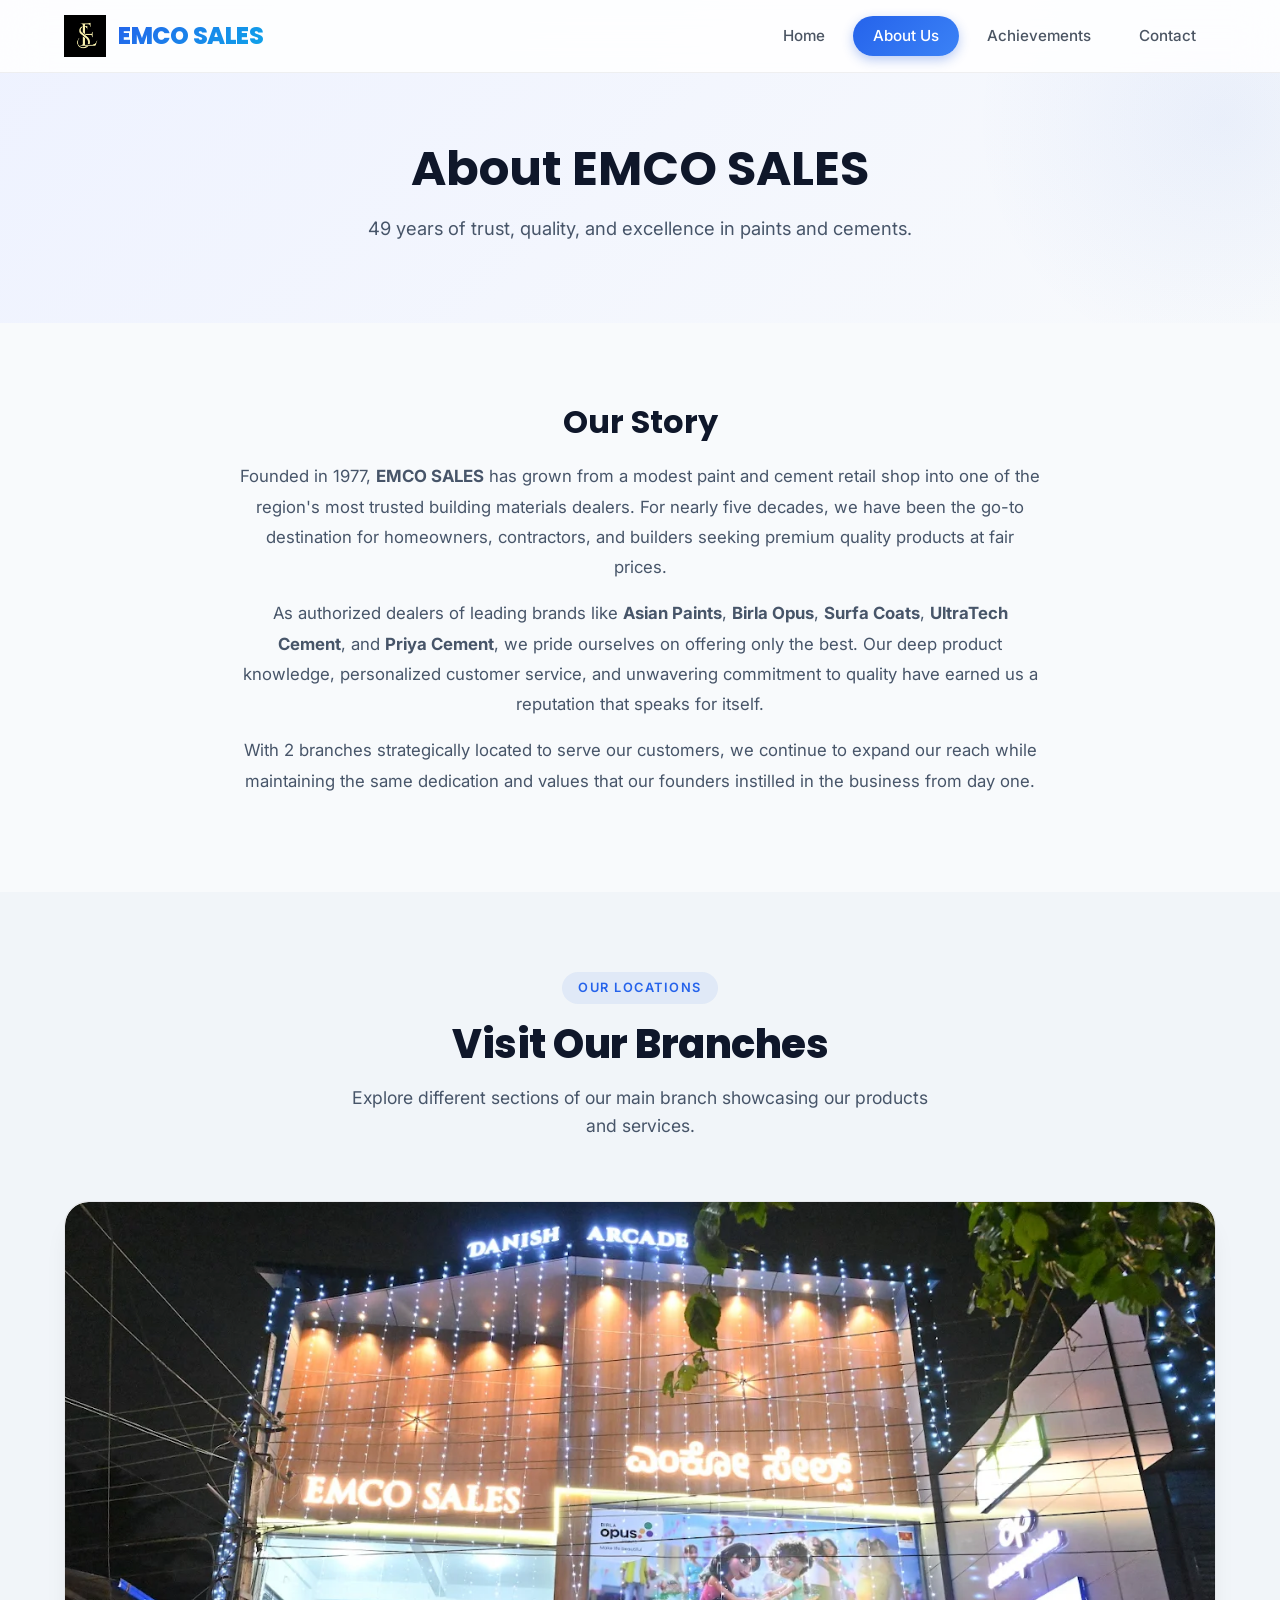
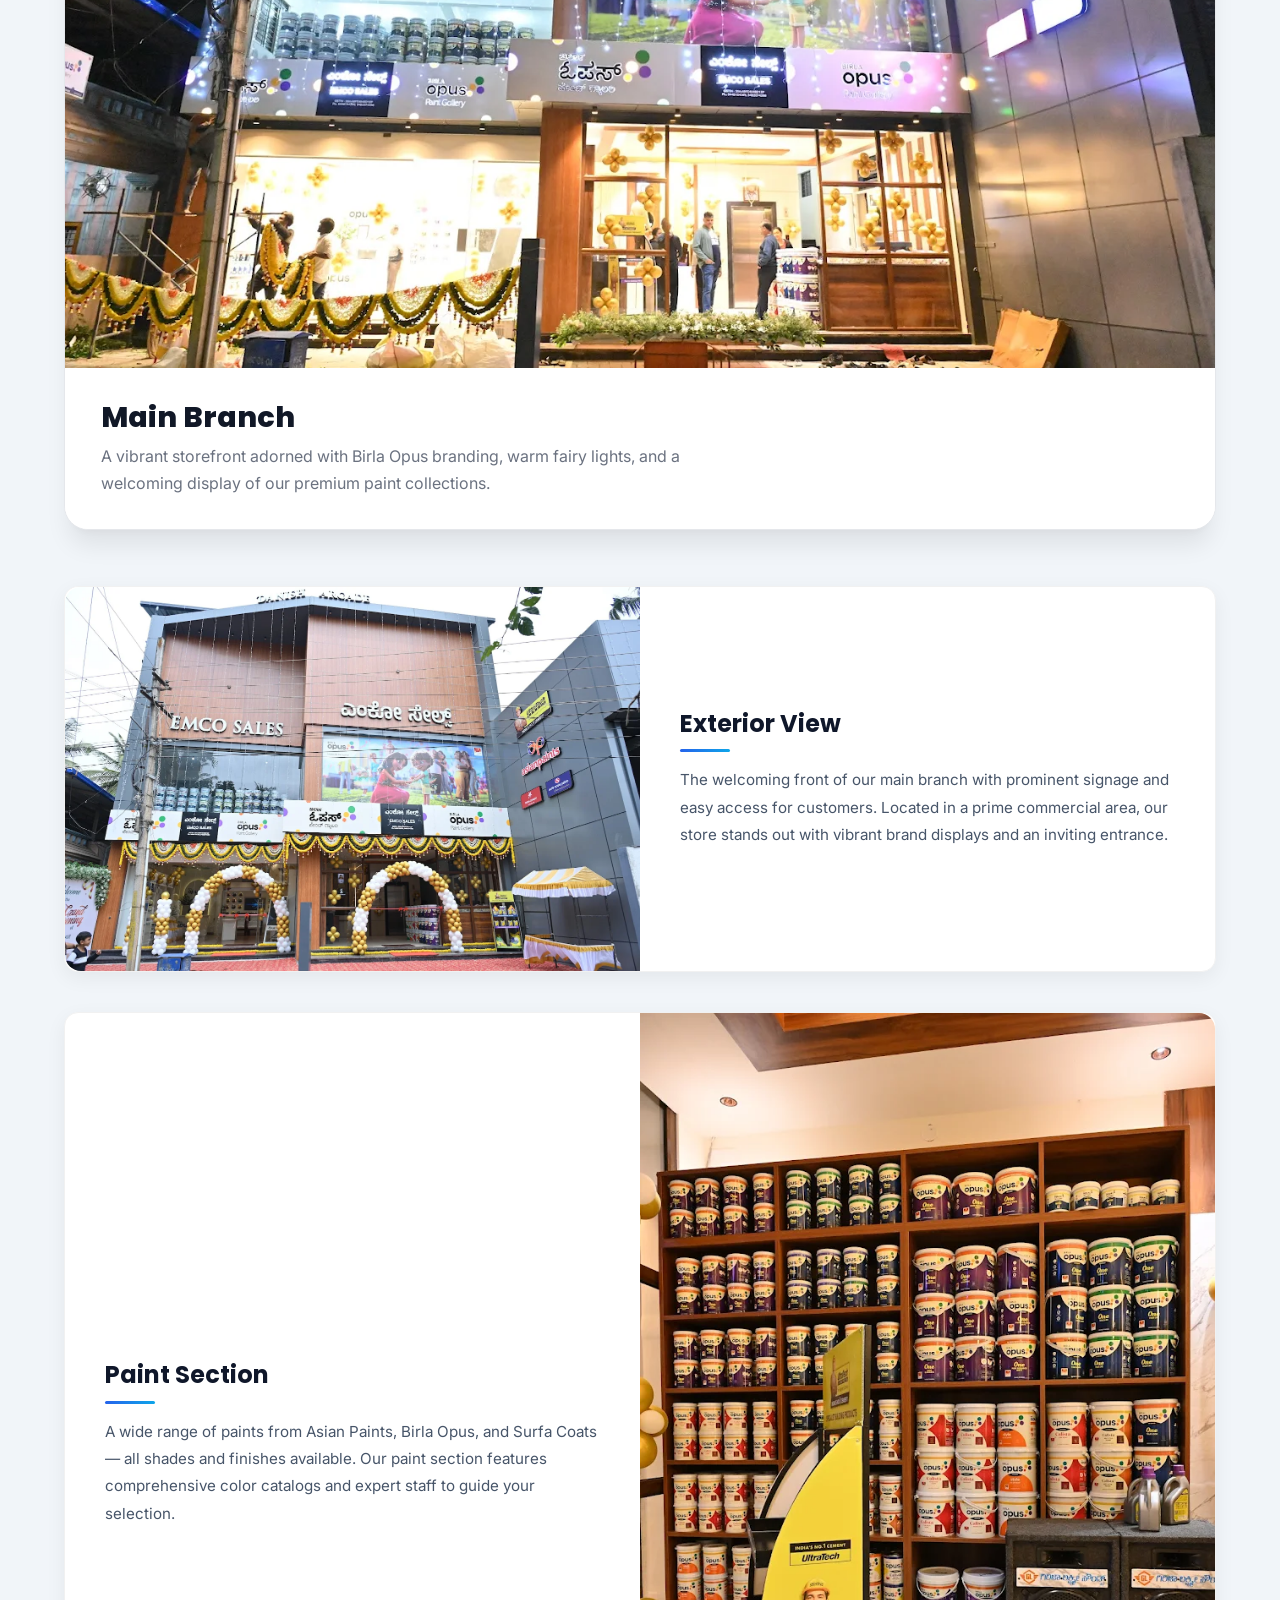
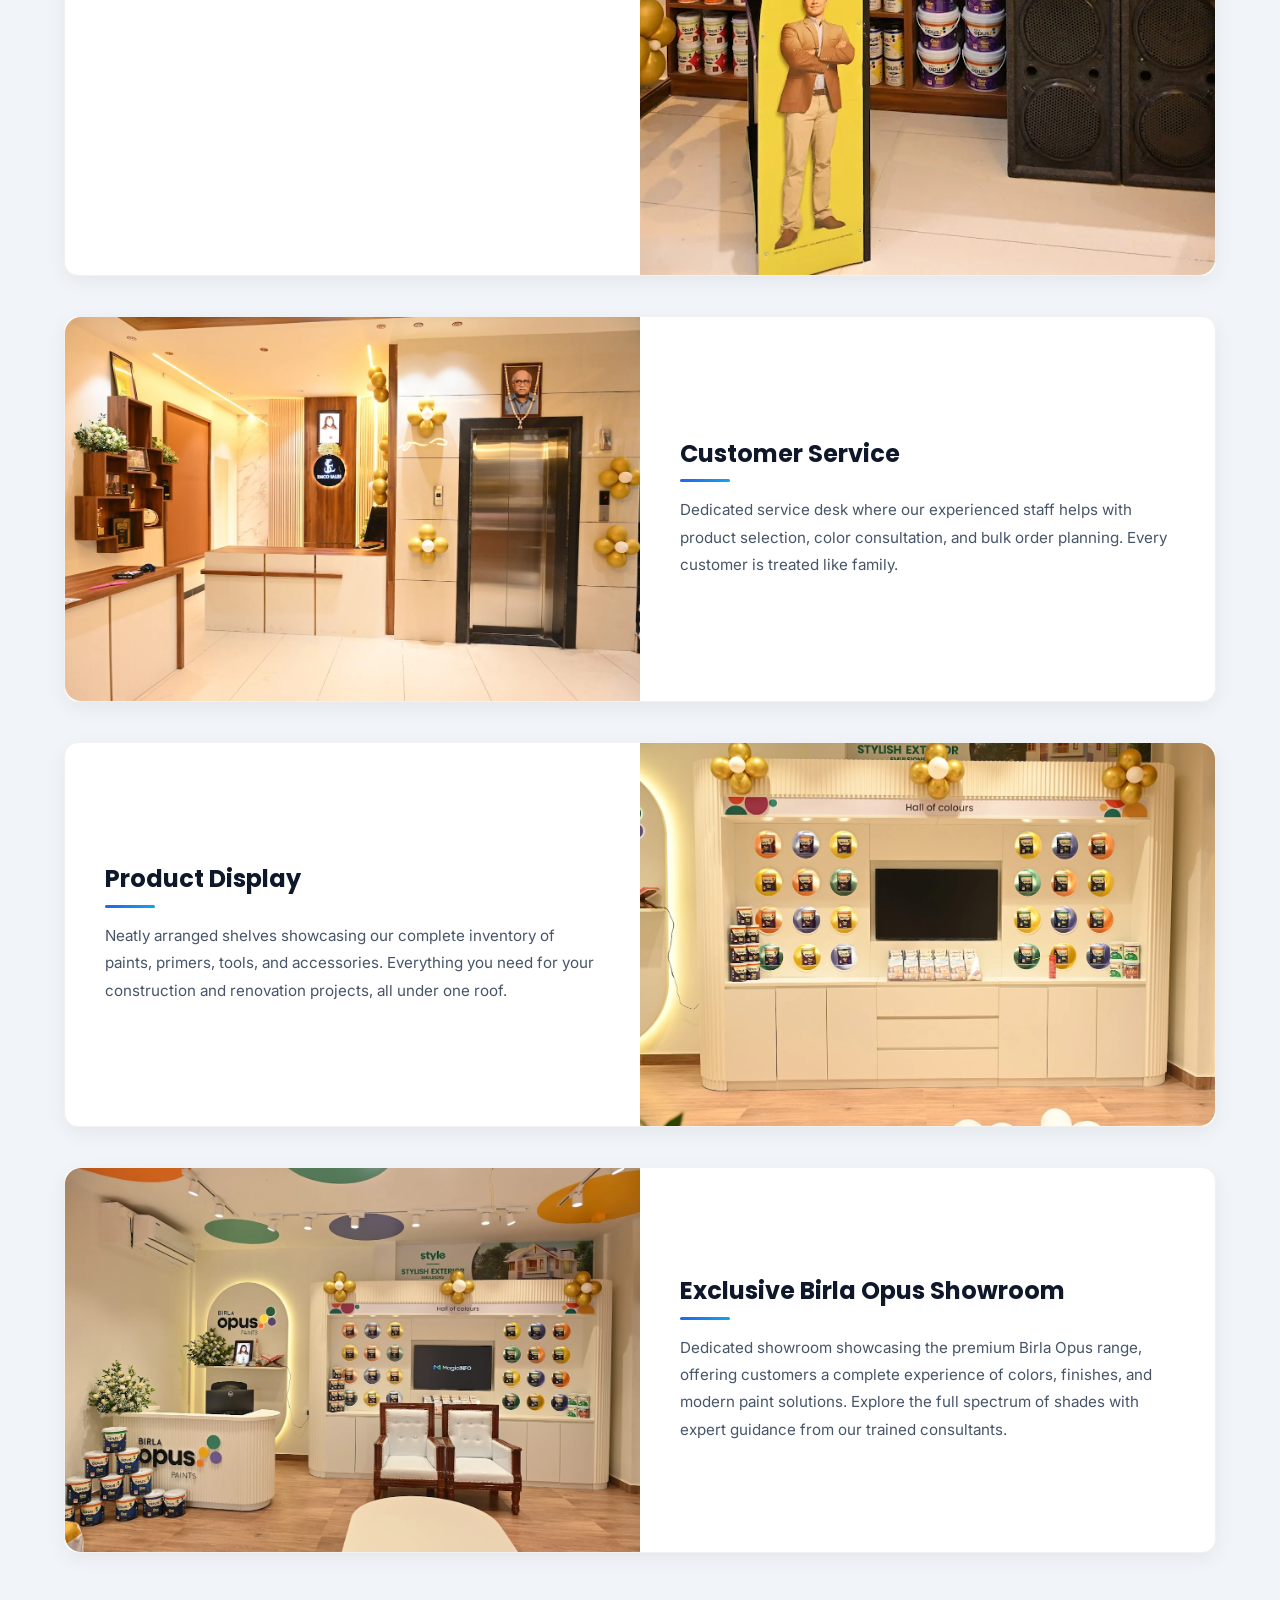
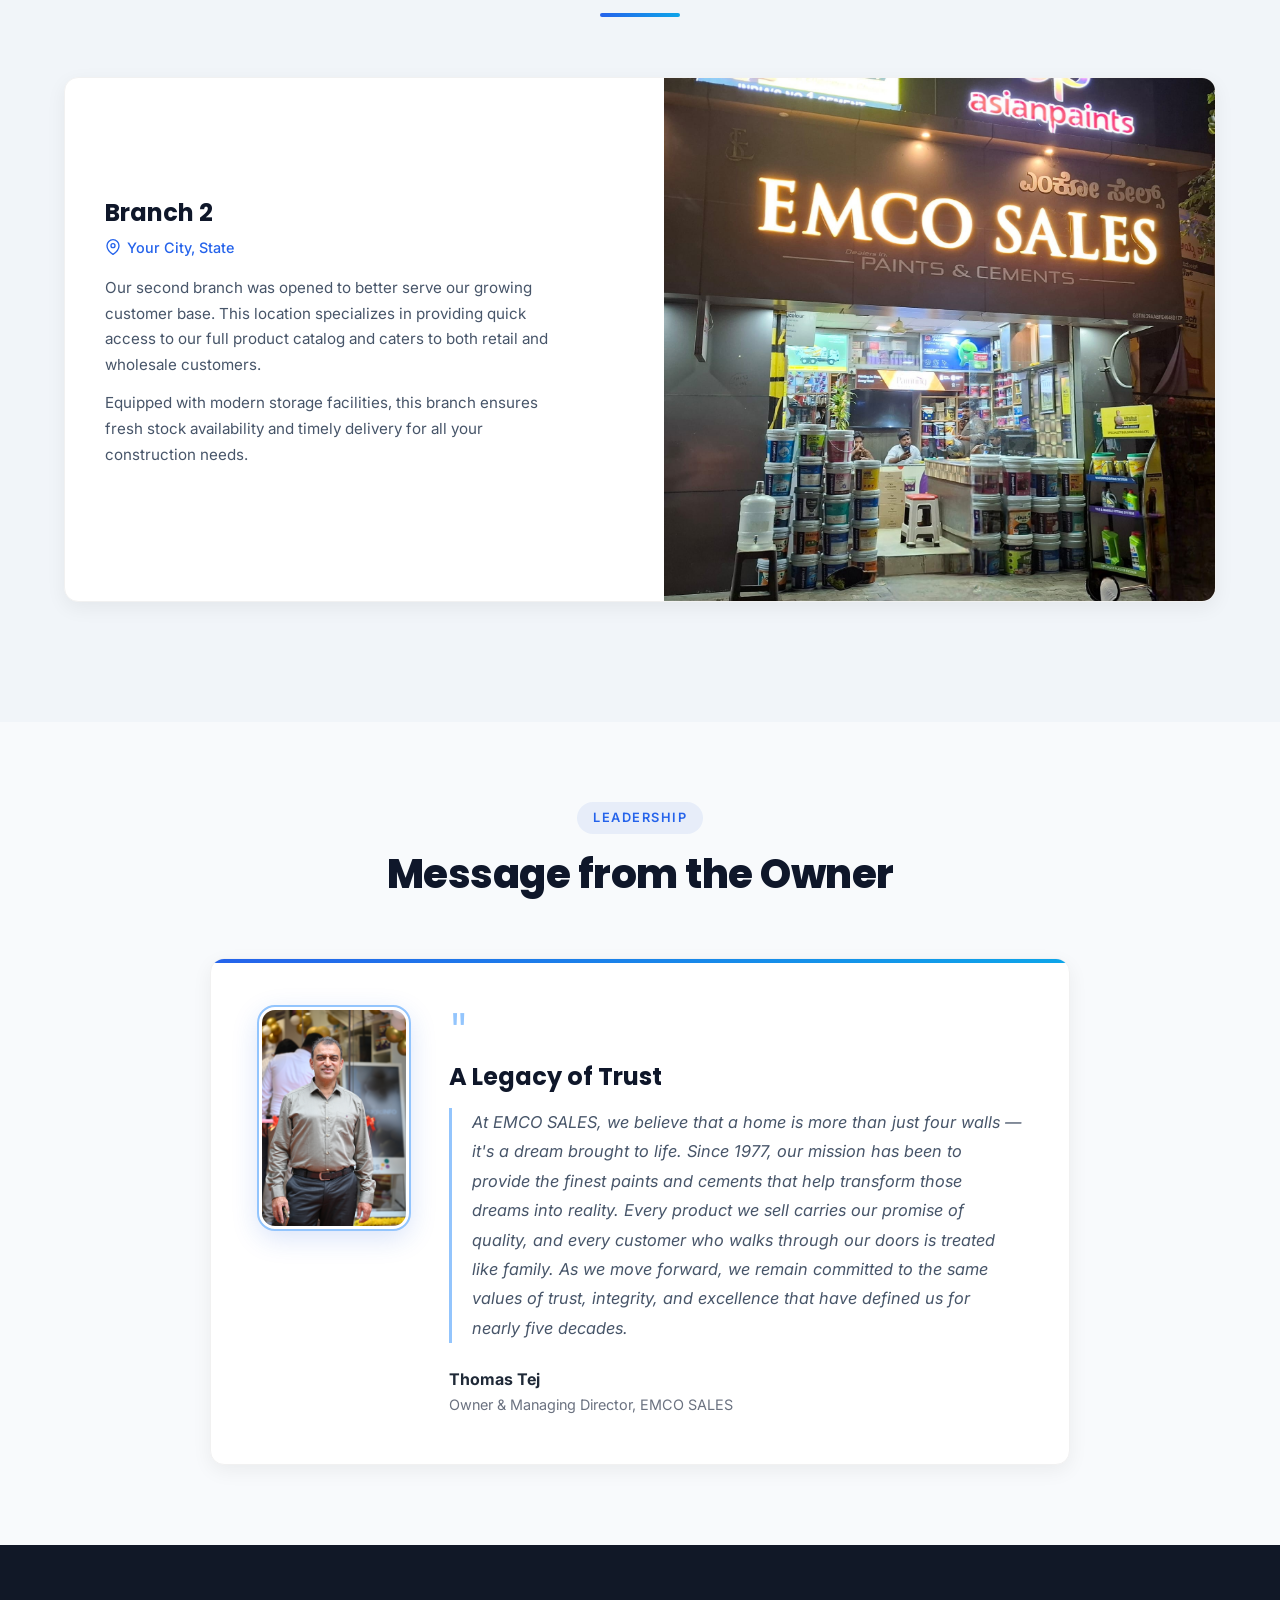
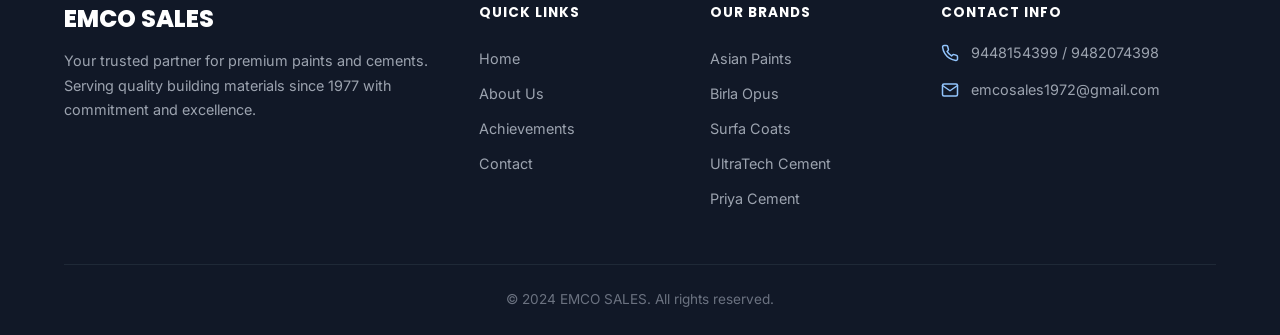
<file: about.html>
<!DOCTYPE html>
<html lang="en">

<head>
  <meta charset="UTF-8">
  <meta name="viewport" content="width=device-width, initial-scale=1.0">
  <meta name="description"
    content="About EMCO SALES - Learn about our 49+ year legacy in paints and cements. Discover our branches and meet our team.">
  <title>About Us | EMCO SALES</title>
  <link rel="stylesheet" href="styles.css">
  <link rel="icon"
    href="data:image/svg+xml,<svg xmlns='http://www.w3.org/2000/svg' viewBox='0 0 100 100'><text y='.9em' font-size='90'>🏗️</text></svg>">
</head>

<body>

  <!-- ===== NAVBAR ===== -->
  <nav class="navbar" id="navbar">
    <div class="container">
      <a href="index.html" class="nav-logo">
        <div class="nav-logo-icon">
          <img src="images/logo.png" alt="EMCO Logo" class="logo-img">
        </div>
        <span>EMCO SALES</span>
      </a>
      <div class="nav-links" id="navLinks">
        <a href="index.html">Home</a>
        <a href="about.html" class="active">About Us</a>
        <a href="achievements.html">Achievements</a>
        <a href="contact.html">Contact</a>
      </div>
      <button class="nav-toggle" id="navToggle" aria-label="Toggle navigation">
        <span></span>
        <span></span>
        <span></span>
      </button>
    </div>
  </nav>

  <!-- ===== PAGE HERO ===== -->
  <section class="page-hero">
    <div class="container">
      <h1 class="animate-fade-in-up">About EMCO SALES</h1>
      <p class="animate-fade-in-up delay-2">49 years of trust, quality, and excellence in paints and cements.</p>
    </div>
  </section>

  <!-- ===== ABOUT INTRO ===== -->
  <section class="about-intro">
    <div class="container">
      <div class="about-intro-content animate-fade-in-up">
        <h2>Our Story</h2>
        <p>
          Founded in 1977, <strong>EMCO SALES</strong> has grown from a modest paint and cement retail shop into one of
          the region's most trusted building materials dealers. For nearly five decades, we have been the go-to
          destination for homeowners, contractors, and builders seeking premium quality products at fair prices.
        </p>
        <p>
          As authorized dealers of leading brands like <strong>Asian Paints</strong>, <strong>Birla Opus</strong>,
          <strong>Surfa Coats</strong>, <strong>UltraTech Cement</strong>, and <strong>Priya Cement</strong>, we pride
          ourselves on offering only the best. Our deep product knowledge, personalized customer service, and unwavering
          commitment to quality have earned us a reputation that speaks for itself.
        </p>
        <p>
          With 2 branches strategically located to serve our customers, we continue to expand our reach while
          maintaining the same dedication and values that our founders instilled in the business from day one.
        </p>
      </div>
    </div>
  </section>

  <!-- ===== BRANCHES SECTION ===== -->
  <section class="branches-section">
    <div class="container">
      <div class="section-header">
        <div class="section-label">Our Locations</div>
        <h2 class="section-title">Visit Our Branches</h2>
        <p class="section-subtitle">Explore different sections of our main branch showcasing our products and services.
        </p>
      </div>

      <!-- ===== MAIN BRANCH HERO IMAGE ===== -->
      <div class="branch-hero animate-fade-in-up">
        <img src="images/branches/main-hero.jpg" alt="EMCO SALES Main Branch" class="branch-hero-main-img">
        <div class="branch-hero-info">
          <h3>Main Branch</h3>
          <p>A vibrant storefront adorned with Birla Opus branding, warm fairy lights, and a welcoming display of our premium paint collections.</p>
        </div>
      </div>

      <!--
        ===== HOW TO ADD / REMOVE SECTIONS =====
        Copy a <div class="branch-section"> block and paste below.
        Add class "reverse" to alternate the image side.
        Place images in: images/branches/
      -->

      <!-- EDITABLE: Exterior View -->
      <div class="branch-section animate-fade-in-up">
        <div class="branch-section-img">
          <img src="images/branches/exterior.jpg" alt="Exterior View" class="branch-section-contain-img">
        </div>
        <div class="branch-section-text">
          <h3>Exterior View</h3>
          <p>The welcoming front of our main branch with prominent signage and easy access for customers. Located in a
            prime commercial area, our store stands out with vibrant brand displays and an inviting entrance.</p>
        </div>
      </div>

      <!-- EDITABLE: Paint Section -->
      <div class="branch-section reverse animate-fade-in-up">
        <div class="branch-section-img">
          <img src="images/branches/paint-section.jpg" alt="Paint Section" class="branch-section-contain-img">
        </div>
        <div class="branch-section-text">
          <h3>Paint Section</h3>
          <p>A wide range of paints from Asian Paints, Birla Opus, and Surfa Coats — all shades and finishes available.
            Our paint section features comprehensive color catalogs and expert staff to guide your selection.</p>
        </div>
      </div>

      <!-- EDITABLE: Customer Service Area -->
      <div class="branch-section animate-fade-in-up">
        <div class="branch-section-img">
          <img src="images/branches/customer-area.jpg" alt="Customer Service Area" class="branch-section-contain-img">
        </div>
        <div class="branch-section-text">
          <h3>Customer Service</h3>
          <p>Dedicated service desk where our experienced staff helps with product selection, color consultation, and
            bulk order planning. Every customer is treated like family.</p>
        </div>
      </div>

      <!-- EDITABLE: Product Display Shelves -->
      <div class="branch-section reverse animate-fade-in-up">
        <div class="branch-section-img">
          <img src="images/branches/product-display.jpg" alt="Product Display Shelves" class="branch-section-contain-img">
        </div>
        <div class="branch-section-text">
          <h3>Product Display</h3>
          <p>Neatly arranged shelves showcasing our complete inventory of paints, primers, tools, and accessories.
            Everything you need for your construction and renovation projects, all under one roof.</p>
        </div>
      </div>

      <!-- EDITABLE: Exclusive Birla Opus Showroom -->
      <div class="branch-section animate-fade-in-up">
        <div class="branch-section-img">
          <!-- EDITABLE: Replace images/branches/birla-opus.jpg with the actual showroom photo -->
          <img src="images/branches/birla-showroom.jpg" alt="Exclusive Birla Opus Showroom" class="branch-section-contain-img">
        </div>
        <div class="branch-section-text">
          <h3>Exclusive Birla Opus Showroom</h3>
          <p>Dedicated showroom showcasing the premium Birla Opus range, offering customers a complete experience of
            colors, finishes, and modern paint solutions. Explore the full spectrum of shades with expert guidance from
            our trained consultants.</p>
        </div>
      </div>

      <!-- ===== BRANCH 2 DIVIDER ===== -->
      <div class="branch-divider"></div>

      <!-- Branch 2 -->
      <div class="branch-card reverse animate-fade-in-up delay-2">
        <div class="branch-card-image">
          <img src="images/branches/branch2.jpg" alt="EMCO SALES Second Branch - Shivamogga" style="width: 100%; height: auto; object-fit: contain; display: block;">
        </div>
        <div class="branch-card-content">
          <h3>Branch 2</h3>
          <div class="branch-location">
            <svg xmlns="http://www.w3.org/2000/svg" width="16" height="16" viewBox="0 0 24 24" fill="none"
              stroke="currentColor" stroke-width="2" stroke-linecap="round" stroke-linejoin="round">
              <path d="M21 10c0 7-9 13-9 13s-9-6-9-13a9 9 0 0 1 18 0z" />
              <circle cx="12" cy="10" r="3" />
            </svg>
            <!-- EDITABLE: Update branch location here -->
            Your City, State
          </div>
          <!-- EDITABLE: Update branch description below -->
          <p>Our second branch was opened to better serve our growing customer base. This location specializes in
            providing quick access to our full product catalog and caters to both retail and wholesale customers.</p>
          <p>Equipped with modern storage facilities, this branch ensures fresh stock availability and timely delivery
            for all your construction needs.</p>
        </div>
      </div>
    </div>
  </section>

  <!-- ===== OWNER MESSAGE ===== -->
  <section class="owner-section">
    <div class="container">
      <div class="section-header">
        <div class="section-label">Leadership</div>
        <h2 class="section-title">Message from the Owner</h2>
      </div>
      <div class="owner-card animate-fade-in-up">
        <!-- Owner Image + Content flex layout -->
        <div class="owner-card-inner">

          <!-- EDITABLE: Owner photo - replace images/owner.jpg with any image -->
          <div class="owner-img-wrap">
            <img src="images/owner.jpg" alt="Thomas Tej" class="owner-img">
          </div>

          <!-- Message Content -->
          <div class="owner-card-content">
            <span class="quote-icon">"</span>
            <h3>A Legacy of Trust</h3>
            <!-- EDITABLE: Update the owner's message below -->
            <blockquote>
              At EMCO SALES, we believe that a home is more than just four walls — it's a dream brought to life. Since 1977,
              our mission has been to provide the finest paints and cements that help transform those dreams into reality.
              Every product we sell carries our promise of quality, and every customer who walks through our doors is
              treated like family. As we move forward, we remain committed to the same values of trust, integrity, and
              excellence that have defined us for nearly five decades.
            </blockquote>
            <!-- EDITABLE: Update owner name and title below -->
            <div class="owner-name">Thomas Tej</div>
            <div class="owner-title">Owner &amp; Managing Director, EMCO SALES</div>
          </div>

        </div>
      </div>
    </div>
  </section>

  <!-- ===== FOOTER ===== -->
  <footer class="footer">
    <div class="container">
      <div class="footer-grid">
        <div class="footer-brand">
          <h3>EMCO SALES</h3>
          <p>Your trusted partner for premium paints and cements. Serving quality building materials since 1977 with
            commitment and excellence.</p>
        </div>
        <div class="footer-col">
          <h4>Quick Links</h4>
          <a href="index.html">Home</a>
          <a href="about.html">About Us</a>
          <a href="achievements.html">Achievements</a>
          <a href="contact.html">Contact</a>
        </div>
        <div class="footer-col">
          <h4>Our Brands</h4>
          <a href="#">Asian Paints</a>
          <a href="#">Birla Opus</a>
          <a href="#">Surfa Coats</a>
          <a href="#">UltraTech Cement</a>
          <a href="#">Priya Cement</a>
        </div>
        <div class="footer-col">
          <h4>Contact Info</h4>
          <div class="footer-contact-item">
            <svg xmlns="http://www.w3.org/2000/svg" viewBox="0 0 24 24" fill="none" stroke="currentColor"
              stroke-width="2" stroke-linecap="round" stroke-linejoin="round">
              <path
                d="M22 16.92v3a2 2 0 0 1-2.18 2 19.79 19.79 0 0 1-8.63-3.07 19.5 19.5 0 0 1-6-6 19.79 19.79 0 0 1-3.07-8.67A2 2 0 0 1 4.11 2h3a2 2 0 0 1 2 1.72c.127.96.361 1.903.7 2.81a2 2 0 0 1-.45 2.11L8.09 9.91a16 16 0 0 0 6 6l1.27-1.27a2 2 0 0 1 2.11-.45c.907.339 1.85.573 2.81.7A2 2 0 0 1 22 16.92z" />
            </svg>
            <span>9448154399 / 9482074398</span>
          </div>
          <div class="footer-contact-item">
            <svg xmlns="http://www.w3.org/2000/svg" viewBox="0 0 24 24" fill="none" stroke="currentColor"
              stroke-width="2" stroke-linecap="round" stroke-linejoin="round">
              <path d="M4 4h16c1.1 0 2 .9 2 2v12c0 1.1-.9 2-2 2H4c-1.1 0-2-.9-2-2V6c0-1.1.9-2 2-2z" />
              <polyline points="22,6 12,13 2,6" />
            </svg>
            <span>emcosales1972@gmail.com</span>
          </div>
        </div>
      </div>
      <div class="footer-bottom">
        <p>&copy; 2024 EMCO SALES. All rights reserved.</p>
      </div>
    </div>
  </footer>

  <script src="main.js"></script>
</body>

</html>
</file>
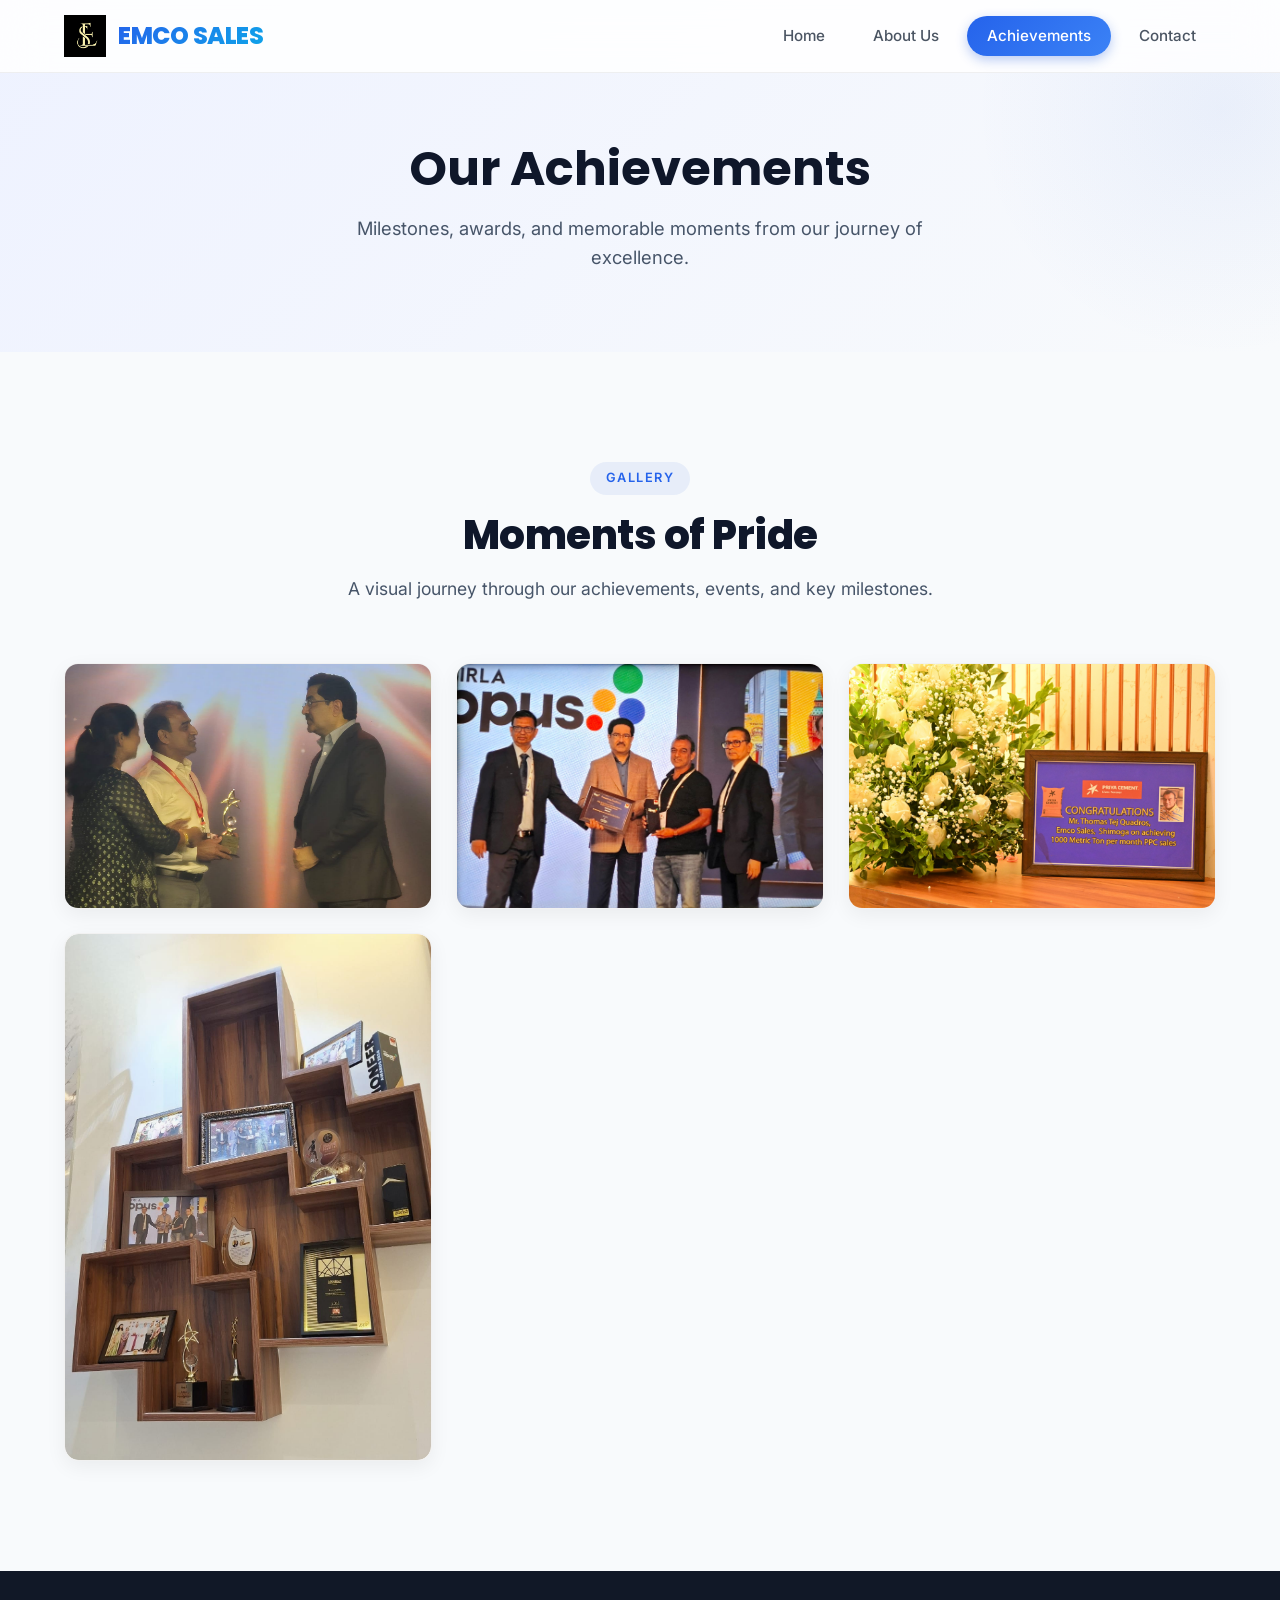
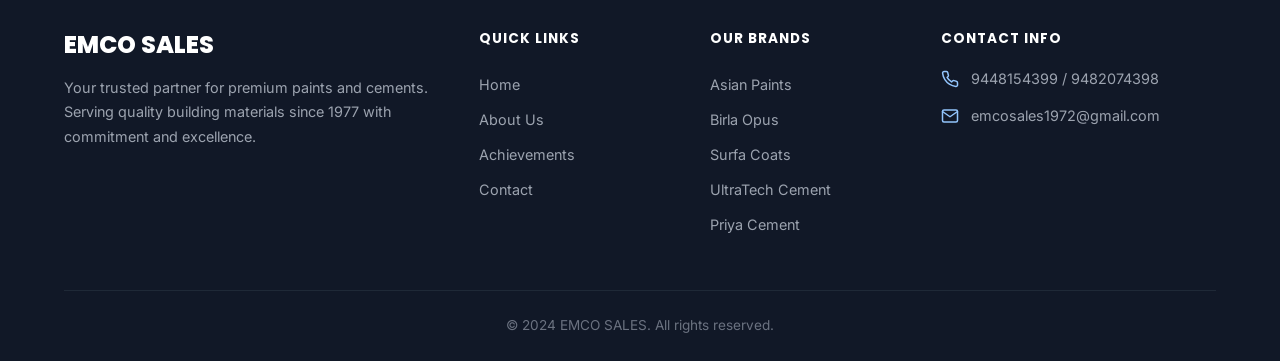
<file: achievements.html>
<!DOCTYPE html>
<html lang="en">

<head>
  <meta charset="UTF-8">
  <meta name="viewport" content="width=device-width, initial-scale=1.0">
  <meta name="description"
    content="EMCO SALES Achievements - Explore our milestones, awards, and memorable moments over 49+ years of excellence.">
  <title>Achievements | EMCO SALES</title>
  <link rel="stylesheet" href="styles.css">
  <link rel="icon"
    href="data:image/svg+xml,<svg xmlns='http://www.w3.org/2000/svg' viewBox='0 0 100 100'><text y='.9em' font-size='90'>🏗️</text></svg>">
</head>

<body>

  <!-- ===== NAVBAR ===== -->
  <nav class="navbar" id="navbar">
    <div class="container">
      <a href="index.html" class="nav-logo">
        <div class="nav-logo-icon">
          <img src="images/logo.png" alt="EMCO Logo" class="logo-img">
        </div>
        <span>EMCO SALES</span>
      </a>
      <div class="nav-links" id="navLinks">
        <a href="index.html">Home</a>
        <a href="about.html">About Us</a>
        <a href="achievements.html" class="active">Achievements</a>
        <a href="contact.html">Contact</a>
      </div>
      <button class="nav-toggle" id="navToggle" aria-label="Toggle navigation">
        <span></span>
        <span></span>
        <span></span>
      </button>
    </div>
  </nav>

  <!-- ===== PAGE HERO ===== -->
  <section class="page-hero">
    <div class="container">
      <h1 class="animate-fade-in-up">Our Achievements</h1>
      <p class="animate-fade-in-up delay-2">Milestones, awards, and memorable moments from our journey of excellence.
      </p>
    </div>
  </section>

  <!-- ===== GALLERY SECTION ===== -->
  <section class="section" id="gallery">
    <div class="container">
      <div class="section-header">
        <div class="section-label">Gallery</div>
        <h2 class="section-title">Moments of Pride</h2>
        <p class="section-subtitle">A visual journey through our achievements, events, and key milestones.</p>
      </div>

      <div class="gallery-grid" id="galleryGrid">
        <!-- Gallery Item 1 -->
        <div class="gallery-item animate-fade-in-up delay-1">
          <img src="images/achievements/achievement1.jpeg" alt="Team Achievement"
            style="width: 100%; height: 100%; object-fit: cover;">
        </div>

        <!-- Gallery Item 2 -->
        <div class="gallery-item animate-fade-in-up delay-2">
          <img src="images/achievements/achievement2.jpeg" alt="Award Ceremony" style="width: 100%; height: 100%; object-fit: cover;">
        </div>

        <!-- Gallery Item 3 -->
        <div class="gallery-item animate-fade-in-up delay-3">
          <img src="images/achievements/achievement3.jpeg" alt="Grand Opening" style="width: 100%; height: 100%; object-fit: cover;">
        </div>

        <!-- Gallery Item 4 -->
        <div class="gallery-item animate-fade-in-up delay-4">
          <img src="images/achievements/achievement4.jpg" alt="EMCO SALES Achievement Display" style="width: 100%; height: 100%; object-fit: cover; border-radius: inherit;">
        </div>


      </div>
    </div>
  </section>

  <!-- ===== FOOTER ===== -->
  <footer class="footer">
    <div class="container">
      <div class="footer-grid">
        <div class="footer-brand">
          <h3>EMCO SALES</h3>
          <p>Your trusted partner for premium paints and cements. Serving quality building materials since 1977 with
            commitment and excellence.</p>
        </div>
        <div class="footer-col">
          <h4>Quick Links</h4>
          <a href="index.html">Home</a>
          <a href="about.html">About Us</a>
          <a href="achievements.html">Achievements</a>
          <a href="contact.html">Contact</a>
        </div>
        <div class="footer-col">
          <h4>Our Brands</h4>
          <a href="#">Asian Paints</a>
          <a href="#">Birla Opus</a>
          <a href="#">Surfa Coats</a>
          <a href="#">UltraTech Cement</a>
          <a href="#">Priya Cement</a>
        </div>
        <div class="footer-col">
          <h4>Contact Info</h4>
          <div class="footer-contact-item">
            <svg xmlns="http://www.w3.org/2000/svg" viewBox="0 0 24 24" fill="none" stroke="currentColor"
              stroke-width="2" stroke-linecap="round" stroke-linejoin="round">
              <path
                d="M22 16.92v3a2 2 0 0 1-2.18 2 19.79 19.79 0 0 1-8.63-3.07 19.5 19.5 0 0 1-6-6 19.79 19.79 0 0 1-3.07-8.67A2 2 0 0 1 4.11 2h3a2 2 0 0 1 2 1.72c.127.96.361 1.903.7 2.81a2 2 0 0 1-.45 2.11L8.09 9.91a16 16 0 0 0 6 6l1.27-1.27a2 2 0 0 1 2.11-.45c.907.339 1.85.573 2.81.7A2 2 0 0 1 22 16.92z" />
            </svg>
            <span>9448154399 / 9482074398</span>
          </div>
          <div class="footer-contact-item">
            <svg xmlns="http://www.w3.org/2000/svg" viewBox="0 0 24 24" fill="none" stroke="currentColor"
              stroke-width="2" stroke-linecap="round" stroke-linejoin="round">
              <path d="M4 4h16c1.1 0 2 .9 2 2v12c0 1.1-.9 2-2 2H4c-1.1 0-2-.9-2-2V6c0-1.1.9-2 2-2z" />
              <polyline points="22,6 12,13 2,6" />
            </svg>
            <span>emcosales1972@gmail.com</span>
          </div>
        </div>
      </div>
      <div class="footer-bottom">
        <p>&copy; 2024 EMCO SALES. All rights reserved.</p>
      </div>
    </div>
  </footer>

  <script src="main.js"></script>
</body>

</html>
</file>
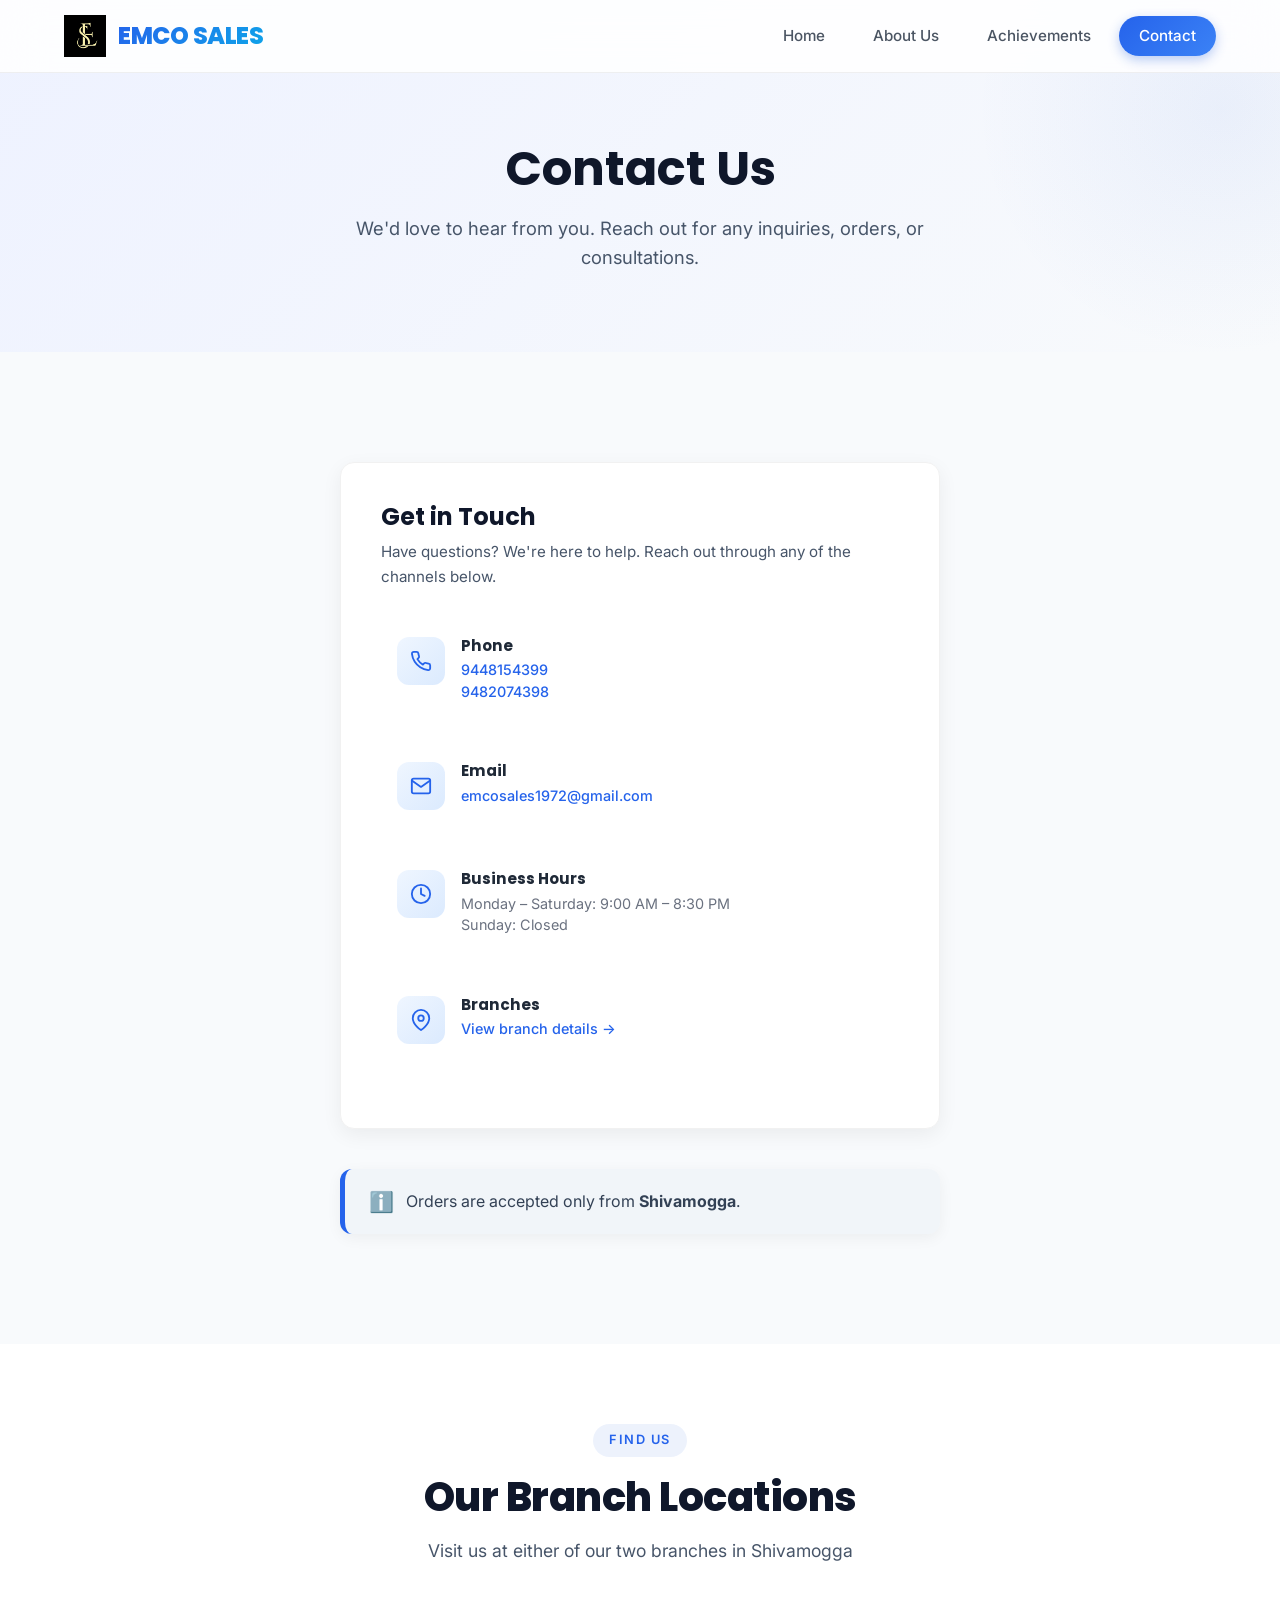
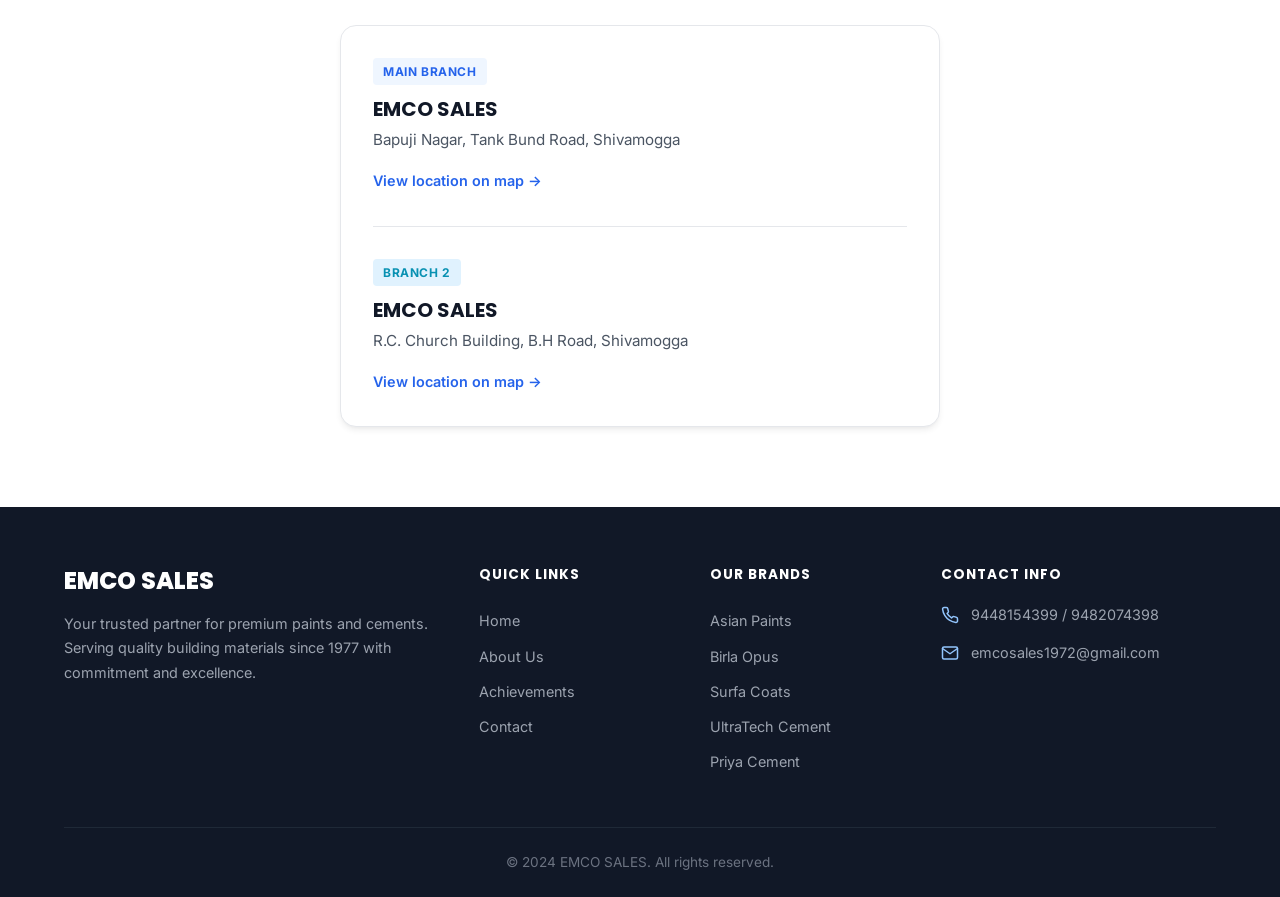
<file: contact.html>
<!DOCTYPE html>
<html lang="en">

<head>
  <meta charset="UTF-8">
  <meta name="viewport" content="width=device-width, initial-scale=1.0">
  <meta name="description"
    content="Contact EMCO SALES - Reach out to us for premium paints and cements. Call, email, or send us a message.">
  <title>Contact Us | EMCO SALES</title>
  <link rel="stylesheet" href="styles.css">
  <link rel="icon"
    href="data:image/svg+xml,<svg xmlns='http://www.w3.org/2000/svg' viewBox='0 0 100 100'><text y='.9em' font-size='90'>🏗️</text></svg>">
</head>

<body>

  <!-- ===== NAVBAR ===== -->
  <nav class="navbar" id="navbar">
    <div class="container">
      <a href="index.html" class="nav-logo">
        <div class="nav-logo-icon">
          <img src="images/logo.png" alt="EMCO Logo" class="logo-img">
        </div>
        <span>EMCO SALES</span>
      </a>
      <div class="nav-links" id="navLinks">
        <a href="index.html">Home</a>
        <a href="about.html">About Us</a>
        <a href="achievements.html">Achievements</a>
        <a href="contact.html" class="active">Contact</a>
      </div>
      <button class="nav-toggle" id="navToggle" aria-label="Toggle navigation">
        <span></span>
        <span></span>
        <span></span>
      </button>
    </div>
  </nav>

  <!-- ===== PAGE HERO ===== -->
  <section class="page-hero">
    <div class="container">
      <h1 class="animate-fade-in-up">Contact Us</h1>
      <p class="animate-fade-in-up delay-2">We'd love to hear from you. Reach out for any inquiries, orders, or
        consultations.</p>
    </div>
  </section>

  <!-- ===== CONTACT SECTION ===== -->
  <section class="section" id="contact">
    <div class="container">
      <div class="contact-info animate-fade-in-up" style="max-width: 600px; margin: 0 auto;">
          <h3>Get in Touch</h3>
          <p>Have questions? We're here to help. Reach out through any of the channels below.</p>

          <div class="contact-item">
            <div class="contact-item-icon">
              <svg xmlns="http://www.w3.org/2000/svg" viewBox="0 0 24 24" fill="none" stroke="currentColor"
                stroke-width="2" stroke-linecap="round" stroke-linejoin="round">
                <path
                  d="M22 16.92v3a2 2 0 0 1-2.18 2 19.79 19.79 0 0 1-8.63-3.07 19.5 19.5 0 0 1-6-6 19.79 19.79 0 0 1-3.07-8.67A2 2 0 0 1 4.11 2h3a2 2 0 0 1 2 1.72c.127.96.361 1.903.7 2.81a2 2 0 0 1-.45 2.11L8.09 9.91a16 16 0 0 0 6 6l1.27-1.27a2 2 0 0 1 2.11-.45c.907.339 1.85.573 2.81.7A2 2 0 0 1 22 16.92z" />
              </svg>
            </div>
            <div class="contact-item-text">
              <h4>Phone</h4>
              <p><a href="tel:9448154399">9448154399</a></p>
              <p><a href="tel:9482074398">9482074398</a></p>
            </div>
          </div>

          <div class="contact-item">
            <div class="contact-item-icon">
              <svg xmlns="http://www.w3.org/2000/svg" viewBox="0 0 24 24" fill="none" stroke="currentColor"
                stroke-width="2" stroke-linecap="round" stroke-linejoin="round">
                <path d="M4 4h16c1.1 0 2 .9 2 2v12c0 1.1-.9 2-2 2H4c-1.1 0-2-.9-2-2V6c0-1.1.9-2 2-2z" />
                <polyline points="22,6 12,13 2,6" />
              </svg>
            </div>
            <div class="contact-item-text">
              <h4>Email</h4>
              <p><a href="mailto:emcosales1972@gmail.com">emcosales1972@gmail.com</a></p>
            </div>
          </div>

          <div class="contact-item">
            <div class="contact-item-icon">
              <svg xmlns="http://www.w3.org/2000/svg" viewBox="0 0 24 24" fill="none" stroke="currentColor"
                stroke-width="2" stroke-linecap="round" stroke-linejoin="round">
                <circle cx="12" cy="12" r="10" />
                <polyline points="12 6 12 12 16 14" />
              </svg>
            </div>
            <div class="contact-item-text">
              <h4>Business Hours</h4>
              <p>Monday – Saturday: 9:00 AM – 8:30 PM</p>
              <p>Sunday: Closed</p>
            </div>
          </div>

          <div class="contact-item">
            <div class="contact-item-icon">
              <svg xmlns="http://www.w3.org/2000/svg" viewBox="0 0 24 24" fill="none" stroke="currentColor"
                stroke-width="2" stroke-linecap="round" stroke-linejoin="round">
                <path d="M21 10c0 7-9 13-9 13s-9-6-9-13a9 9 0 0 1 18 0z" />
                <circle cx="12" cy="10" r="3" />
              </svg>
            </div>
            <div class="contact-item-text">
              <h4>Branches</h4>
              <p><a href="about.html">View branch details →</a></p>
            </div>
          </div>
        </div>

        <!-- Order Note -->
        <div class="order-note-card animate-fade-in-up delay-2">
          <div class="order-note-content">
            <span class="order-note-icon">ℹ️</span>
            <p>Orders are accepted only from <strong>Shivamogga</strong>.</p>
          </div>
        </div>
    </div>
  </section>

  <!-- ===== BRANCH LOCATIONS ===== -->
  <section class="section branch-locations-section" id="locations">
    <div class="container">

      <div class="section-header">
        <div class="section-label">Find Us</div>
        <h2 class="section-title">Our Branch Locations</h2>
        <p class="section-subtitle">Visit us at either of our two branches in Shivamogga</p>
      </div>

      <div class="branch-address-wrap animate-fade-in-up">

        <!-- Main Branch -->
        <div class="branch-address-item">
          <span class="branch-address-tag">Main Branch</span>
          <h3 class="branch-address-name">EMCO SALES</h3>
          <p class="branch-address-text">Bapuji Nagar, Tank Bund Road, Shivamogga</p>
          <a href="https://maps.app.goo.gl/7sFXQgEeb3MRRZRH9?g_st=ac"
            target="_blank" rel="noopener noreferrer" class="branch-map-link" id="mapBtnMain">
            View location on map →
          </a>
        </div>

        <div class="branch-address-divider"></div>

        <!-- Branch 2 -->
        <div class="branch-address-item">
          <span class="branch-address-tag branch-address-tag--2">Branch 2</span>
          <h3 class="branch-address-name">EMCO SALES</h3>
          <p class="branch-address-text">R.C. Church Building, B.H Road, Shivamogga</p>
          <a href="https://www.google.com/maps/search/?api=1&query=EMCO+SALES+RC+Church+Building+BH+Road+Shivamogga"
            target="_blank" rel="noopener noreferrer" class="branch-map-link" id="mapBtnBranch2">
            View location on map →
          </a>
        </div>

      </div>
    </div>
  </section>

  <!-- ===== FOOTER ===== -->
  <footer class="footer">
    <div class="container">
      <div class="footer-grid">
        <div class="footer-brand">
          <h3>EMCO SALES</h3>
          <p>Your trusted partner for premium paints and cements. Serving quality building materials since 1977 with
            commitment and excellence.</p>
        </div>
        <div class="footer-col">
          <h4>Quick Links</h4>
          <a href="index.html">Home</a>
          <a href="about.html">About Us</a>
          <a href="achievements.html">Achievements</a>
          <a href="contact.html">Contact</a>
        </div>
        <div class="footer-col">
          <h4>Our Brands</h4>
          <a href="#">Asian Paints</a>
          <a href="#">Birla Opus</a>
          <a href="#">Surfa Coats</a>
          <a href="#">UltraTech Cement</a>
          <a href="#">Priya Cement</a>
        </div>
        <div class="footer-col">
          <h4>Contact Info</h4>
          <div class="footer-contact-item">
            <svg xmlns="http://www.w3.org/2000/svg" viewBox="0 0 24 24" fill="none" stroke="currentColor"
              stroke-width="2" stroke-linecap="round" stroke-linejoin="round">
              <path
                d="M22 16.92v3a2 2 0 0 1-2.18 2 19.79 19.79 0 0 1-8.63-3.07 19.5 19.5 0 0 1-6-6 19.79 19.79 0 0 1-3.07-8.67A2 2 0 0 1 4.11 2h3a2 2 0 0 1 2 1.72c.127.96.361 1.903.7 2.81a2 2 0 0 1-.45 2.11L8.09 9.91a16 16 0 0 0 6 6l1.27-1.27a2 2 0 0 1 2.11-.45c.907.339 1.85.573 2.81.7A2 2 0 0 1 22 16.92z" />
            </svg>
            <span>9448154399 / 9482074398</span>
          </div>
          <div class="footer-contact-item">
            <svg xmlns="http://www.w3.org/2000/svg" viewBox="0 0 24 24" fill="none" stroke="currentColor"
              stroke-width="2" stroke-linecap="round" stroke-linejoin="round">
              <path d="M4 4h16c1.1 0 2 .9 2 2v12c0 1.1-.9 2-2 2H4c-1.1 0-2-.9-2-2V6c0-1.1.9-2 2-2z" />
              <polyline points="22,6 12,13 2,6" />
            </svg>
            <span>emcosales1972@gmail.com</span>
          </div>
        </div>
      </div>
      <div class="footer-bottom">
        <p>&copy; 2024 EMCO SALES. All rights reserved.</p>
      </div>
    </div>
  </footer>

  <script src="main.js"></script>
</body>

</html>
</file>
<file: styles.css>
/* ===== EMCO SALES - Global Styles ===== */
@import url('https://fonts.googleapis.com/css2?family=Inter:wght@300;400;500;600;700;800;900&family=Poppins:wght@300;400;500;600;700;800&display=swap');

/* ===== CSS Custom Properties ===== */
:root {
  --primary: #2563eb;
  --primary-dark: #1e40af;
  --primary-light: #3b82f6;
  --primary-lighter: #93c5fd;
  --primary-bg: #eff6ff;
  --accent: #0ea5e9;
  --accent-dark: #0284c7;
  --white: #ffffff;
  --off-white: #f8fafc;
  --gray-50: #f9fafb;
  --gray-100: #f3f4f6;
  --gray-200: #e5e7eb;
  --gray-300: #d1d5db;
  --gray-400: #9ca3af;
  --gray-500: #6b7280;
  --gray-600: #4b5563;
  --gray-700: #374151;
  --gray-800: #1f2937;
  --gray-900: #111827;
  --success: #10b981;
  --warning: #f59e0b;
  --danger: #ef4444;
  --shadow-sm: 0 1px 2px rgba(0, 0, 0, 0.05);
  --shadow-md: 0 4px 6px -1px rgba(0, 0, 0, 0.07), 0 2px 4px -2px rgba(0, 0, 0, 0.05);
  --shadow-lg: 0 10px 15px -3px rgba(0, 0, 0, 0.08), 0 4px 6px -4px rgba(0, 0, 0, 0.04);
  --shadow-xl: 0 20px 25px -5px rgba(0, 0, 0, 0.08), 0 8px 10px -6px rgba(0, 0, 0, 0.04);
  --shadow-2xl: 0 25px 50px -12px rgba(0, 0, 0, 0.15);
  --radius-sm: 8px;
  --radius-md: 12px;
  --radius-lg: 16px;
  --radius-xl: 24px;
  --radius-full: 9999px;
  --transition-fast: 0.2s ease;
  --transition-normal: 0.3s ease;
  --transition-slow: 0.5s ease;
  --font-primary: 'Poppins', 'Inter', -apple-system, BlinkMacSystemFont, sans-serif;
  --font-secondary: 'Inter', -apple-system, BlinkMacSystemFont, sans-serif;
}

/* ===== Reset & Base ===== */
*,
*::before,
*::after {
  margin: 0;
  padding: 0;
  box-sizing: border-box;
}

html {
  scroll-behavior: smooth;
  font-size: 16px;
}

body {
  font-family: var(--font-secondary);
  color: #475569;
  background-color: #f8fafc;
  line-height: 1.6;
  overflow-x: hidden;
  -webkit-font-smoothing: antialiased;
  -moz-osx-font-smoothing: grayscale;
}

a {
  text-decoration: none;
  color: inherit;
  transition: color var(--transition-fast);
}

img {
  max-width: 100%;
  height: auto;
  display: block;
}

ul,
ol {
  list-style: none;
}

h1,
h2,
h3,
h4,
h5,
h6 {
  font-family: var(--font-primary);
  font-weight: 700;
  line-height: 1.2;
}

.container {
  max-width: 1200px;
  margin: 0 auto;
  padding: 0 24px;
}

/* ===== Animations ===== */
@keyframes fadeInUp {
  from {
    opacity: 0;
    transform: translateY(30px);
  }

  to {
    opacity: 1;
    transform: translateY(0);
  }
}

@keyframes fadeInLeft {
  from {
    opacity: 0;
    transform: translateX(-40px);
  }

  to {
    opacity: 1;
    transform: translateX(0);
  }
}

@keyframes fadeInRight {
  from {
    opacity: 0;
    transform: translateX(40px);
  }

  to {
    opacity: 1;
    transform: translateX(0);
  }
}

@keyframes fadeIn {
  from {
    opacity: 0;
  }

  to {
    opacity: 1;
  }
}

@keyframes float {

  0%,
  100% {
    transform: translateY(0px);
  }

  50% {
    transform: translateY(-12px);
  }
}

@keyframes pulse {

  0%,
  100% {
    transform: scale(1);
  }

  50% {
    transform: scale(1.05);
  }
}

@keyframes slideDown {
  from {
    opacity: 0;
    transform: translateY(-20px);
  }

  to {
    opacity: 1;
    transform: translateY(0);
  }
}

@keyframes shimmer {
  0% {
    background-position: -200% 0;
  }

  100% {
    background-position: 200% 0;
  }
}

@keyframes countUp {
  from {
    opacity: 0;
    transform: scale(0.5);
  }

  to {
    opacity: 1;
    transform: scale(1);
  }
}

.animate-fade-in-up {
  animation: fadeInUp 0.7s ease forwards;
  opacity: 0;
}

.animate-fade-in-left {
  animation: fadeInLeft 0.7s ease forwards;
  opacity: 0;
}

.animate-fade-in-right {
  animation: fadeInRight 0.7s ease forwards;
  opacity: 0;
}

.animate-fade-in {
  animation: fadeIn 0.7s ease forwards;
  opacity: 0;
}

.delay-1 {
  animation-delay: 0.1s;
}

.delay-2 {
  animation-delay: 0.2s;
}

.delay-3 {
  animation-delay: 0.3s;
}

.delay-4 {
  animation-delay: 0.4s;
}

.delay-5 {
  animation-delay: 0.5s;
}

.delay-6 {
  animation-delay: 0.6s;
}

.delay-7 {
  animation-delay: 0.7s;
}

/* ===== HEADER / NAVBAR ===== */
.navbar {
  position: fixed;
  top: 0;
  left: 0;
  right: 0;
  z-index: 1000;
  background: rgba(255, 255, 255, 0.85);
  backdrop-filter: blur(20px);
  -webkit-backdrop-filter: blur(20px);
  border-bottom: 1px solid rgba(0, 0, 0, 0.06);
  transition: all var(--transition-normal);
  animation: slideDown 0.5s ease;
}

.navbar.scrolled {
  box-shadow: var(--shadow-lg);
  background: rgba(255, 255, 255, 0.98);
}

.navbar .container {
  display: flex;
  align-items: center;
  justify-content: space-between;
  height: 72px;
}

.nav-logo {
  display: flex;
  align-items: center;
  gap: 12px;
  font-family: var(--font-primary);
  font-weight: 800;
  font-size: 1.5rem;
  color: var(--primary);
  letter-spacing: -0.5px;
}

.nav-logo-icon {
  width: 42px;
  height: 42px;
  display: flex;
  align-items: center;
  justify-content: center;
  background: none;
  box-shadow: none;
}

/* ===== LOGO IMAGE FIX ===== */
.logo-img {
  width: 100%;
  height: 100%;
  object-fit: contain;
}

.nav-logo span {
  background: linear-gradient(135deg, var(--primary), var(--accent));
  -webkit-background-clip: text;
  -webkit-text-fill-color: transparent;
  background-clip: text;
}

.nav-links {
  display: flex;
  align-items: center;
  gap: 8px;
}

.nav-links a {
  padding: 8px 20px;
  border-radius: var(--radius-full);
  font-family: var(--font-secondary);
  font-weight: 500;
  font-size: 0.95rem;
  color: var(--gray-600);
  transition: all var(--transition-fast);
  position: relative;
}

.nav-links a:hover {
  color: var(--primary);
  background: var(--primary-bg);
}

.nav-links a.active {
  color: var(--white);
  background: linear-gradient(135deg, var(--primary), var(--primary-light));
  box-shadow: 0 4px 12px rgba(26, 86, 219, 0.3);
}

.nav-toggle {
  display: none;
  background: none;
  border: none;
  cursor: pointer;
  padding: 8px;
  border-radius: var(--radius-sm);
  transition: background var(--transition-fast);
}

.nav-toggle:hover {
  background: var(--gray-100);
}

.nav-toggle span {
  display: block;
  width: 24px;
  height: 2.5px;
  background: var(--gray-700);
  border-radius: 2px;
  transition: all var(--transition-fast);
  margin: 5px 0;
}

.nav-toggle.open span:nth-child(1) {
  transform: rotate(45deg) translate(5px, 5px);
}

.nav-toggle.open span:nth-child(2) {
  opacity: 0;
}

.nav-toggle.open span:nth-child(3) {
  transform: rotate(-45deg) translate(5px, -5px);
}

/* ===== HERO SECTION ===== */
.hero {
  min-height: 100vh;
  display: flex;
  align-items: center;
  position: relative;
  overflow: hidden;
  background: linear-gradient(135deg, #eef2ff, #f8fafc);
  padding-top: 72px;
}

.hero::before {
  content: '';
  position: absolute;
  top: -50%;
  right: -20%;
  width: 700px;
  height: 700px;
  border-radius: 50%;
  background: radial-gradient(circle, rgba(37, 99, 235, 0.05) 0%, transparent 70%);
  pointer-events: none;
}

.hero::after {
  content: '';
  position: absolute;
  bottom: -30%;
  left: -10%;
  width: 500px;
  height: 500px;
  border-radius: 50%;
  background: radial-gradient(circle, rgba(14, 165, 233, 0.04) 0%, transparent 70%);
  pointer-events: none;
}

.hero .container {
  display: grid;
  grid-template-columns: 1fr 1fr;
  gap: 60px;
  align-items: center;
  position: relative;
  z-index: 1;
}

.hero-content {
  padding: 40px 0;
}

/* Hero Top Brand (duplicated nav-logo in hero) */
.hero-top-brand {
  display: flex;
  justify-content: center;
  align-items: center;
  margin-bottom: 15px;
}

.hero-top-brand .nav-logo-icon {
  width: 55px;
  height: 55px;
}

.hero-top-brand .nav-logo span {
  font-size: 28px;
}

.hero-badge {
  display: inline-flex;
  align-items: center;
  gap: 8px;
  padding: 8px 18px;
  background: rgba(26, 86, 219, 0.1);
  border: 1px solid rgba(26, 86, 219, 0.15);
  border-radius: var(--radius-full);
  font-size: 0.85rem;
  font-weight: 600;
  color: var(--primary);
  margin-bottom: 24px;
  animation: fadeInUp 0.6s ease forwards;
}

.hero-badge svg {
  width: 16px;
  height: 16px;
}

.hero-title {
  font-size: 3.2rem;
  font-weight: 800;
  color: #0f172a;
  line-height: 1.15;
  margin-bottom: 20px;
  letter-spacing: -1px;
  animation: fadeInUp 0.7s ease 0.1s forwards;
  opacity: 0;
}

.hero-title .highlight {
  background: linear-gradient(135deg, var(--primary), var(--accent));
  -webkit-background-clip: text;
  -webkit-text-fill-color: transparent;
  background-clip: text;
}

.hero-subtitle {
  font-size: 1.15rem;
  color: var(--gray-500);
  line-height: 1.7;
  margin-bottom: 36px;
  max-width: 500px;
  animation: fadeInUp 0.7s ease 0.2s forwards;
  opacity: 0;
}

.hero-buttons {
  display: flex;
  gap: 16px;
  flex-wrap: wrap;
  animation: fadeInUp 0.7s ease 0.3s forwards;
  opacity: 0;
}

.btn {
  display: inline-flex;
  align-items: center;
  gap: 8px;
  padding: 14px 32px;
  border-radius: var(--radius-full);
  font-family: var(--font-primary);
  font-weight: 600;
  font-size: 0.95rem;
  cursor: pointer;
  border: none;
  transition: all var(--transition-normal);
  text-decoration: none;
}

.btn-primary {
  background: #2563eb;
  color: var(--white);
  box-shadow: 0 4px 15px rgba(37, 99, 235, 0.3);
}

.btn-primary:hover {
  background: #1e40af;
  transform: translateY(-2px);
  box-shadow: 0 8px 25px rgba(37, 99, 235, 0.4);
}

.btn-secondary {
  background: var(--white);
  color: var(--primary);
  border: 2px solid var(--primary-lighter);
  box-shadow: var(--shadow-sm);
}

.btn-secondary:hover {
  background: var(--primary-bg);
  border-color: var(--primary);
  transform: translateY(-2px);
  box-shadow: var(--shadow-md);
}

.hero-image {
  display: flex;
  justify-content: center;
  align-items: center;
  animation: fadeInRight 0.9s ease 0.3s forwards;
  opacity: 0;
}

.hero-image img {
  width: 100%;
  max-width: 560px;
  height: 380px;
  object-fit: cover;
  border-radius: var(--radius-xl);
  box-shadow: 0 20px 50px rgba(0, 0, 0, 0.15);
  border: 4px solid rgba(255, 255, 255, 0.6);
}


/* ===== SECTION COMMON ===== */
.section {
  padding: 110px 0;
}

.section-alt {
  background: #f1f5f9;
}

.section-header {
  text-align: center;
  margin-bottom: 60px;
}

.section-label {
  display: inline-flex;
  align-items: center;
  gap: 8px;
  padding: 6px 16px;
  background: rgba(26, 86, 219, 0.08);
  border-radius: var(--radius-full);
  font-size: 0.8rem;
  font-weight: 600;
  color: var(--primary);
  text-transform: uppercase;
  letter-spacing: 1.5px;
  margin-bottom: 16px;
}

.section-title {
  font-size: 2.5rem;
  font-weight: 800;
  color: #0f172a;
  margin-bottom: 16px;
  letter-spacing: -0.5px;
}

.section-subtitle {
  font-size: 1.1rem;
  color: #475569;
  max-width: 600px;
  margin: 0 auto;
}

/* ===== FEATURES SECTION ===== */
.features-grid {
  display: grid;
  grid-template-columns: repeat(4, 1fr);
  gap: 24px;
}

.feature-card {
  background: #ffffff;
  border-radius: 14px;
  padding: 36px 28px;
  text-align: center;
  border: 1px solid #f1f1f1;
  box-shadow: 0 6px 20px rgba(0, 0, 0, 0.06);
  transition: all var(--transition-normal);
  position: relative;
  overflow: hidden;
}

.feature-card::before {
  content: '';
  position: absolute;
  top: 0;
  left: 0;
  right: 0;
  height: 4px;
  background: linear-gradient(90deg, var(--primary), var(--accent));
  transform: scaleX(0);
  transition: transform var(--transition-normal);
}

.feature-card:hover {
  transform: translateY(-4px);
  box-shadow: 0 12px 30px rgba(0, 0, 0, 0.1);
  border-color: var(--primary-lighter);
}

.feature-card:hover::before {
  transform: scaleX(1);
}

.feature-icon {
  width: 64px;
  height: 64px;
  margin: 0 auto 20px;
  border-radius: var(--radius-md);
  display: flex;
  align-items: center;
  justify-content: center;
  font-size: 1.6rem;
  transition: all var(--transition-normal);
}

.feature-icon.blue {
  background: linear-gradient(135deg, #eff6ff, #dbeafe);
  color: var(--primary);
}

.feature-icon.cyan {
  background: linear-gradient(135deg, #ecfeff, #cffafe);
  color: var(--accent);
}

.feature-icon.green {
  background: linear-gradient(135deg, #ecfdf5, #d1fae5);
  color: var(--success);
}

.feature-icon.amber {
  background: linear-gradient(135deg, #fffbeb, #fef3c7);
  color: var(--warning);
}

.feature-card:hover .feature-icon {
  transform: scale(1.1);
}

.feature-card h3 {
  font-size: 1.1rem;
  font-weight: 700;
  color: #0f172a;
  margin-bottom: 10px;
}

.feature-card p {
  font-size: 0.9rem;
  color: #475569;
  line-height: 1.6;
}

/* ===== BRANDS SECTION ===== */
.brands-grid {
  display: grid;
  grid-template-columns: repeat(5, 1fr);
  gap: 24px;
}

.brand-card {
  background: #ffffff;
  border-radius: 14px;
  padding: 32px 24px;
  display: flex;
  flex-direction: column;
  align-items: center;
  justify-content: center;
  border: 1px solid #f1f1f1;
  box-shadow: 0 6px 20px rgba(0, 0, 0, 0.06);
  transition: all var(--transition-normal);
  min-height: 160px;
}

.brand-card:hover {
  transform: translateY(-4px);
  box-shadow: 0 12px 30px rgba(0, 0, 0, 0.1);
  border-color: var(--primary-lighter);
  background: rgba(37, 99, 235, 0.05);
}

.brand-card img {
  max-width: 130px;
  max-height: 80px;
  object-fit: contain;
  filter: grayscale(30%);
  transition: all var(--transition-normal);
}

.brand-card:hover img {
  filter: grayscale(0%);
  transform: scale(1.1);
}

.brand-card .brand-name {
  margin-top: 12px;
  font-size: 0.85rem;
  font-weight: 600;
  color: var(--gray-500);
  text-align: center;
}

/* Fallback: when logo fails to load, show styled brand name */
.brand-name.fallback-visible {
  margin-top: 0;
  font-size: 1.15rem;
  font-weight: 700;
  color: var(--primary);
  padding: 20px 12px;
  background: linear-gradient(135deg, var(--primary-bg), #dbeafe);
  border-radius: var(--radius-md);
  width: 100%;
  display: flex;
  align-items: center;
  justify-content: center;
  min-height: 80px;
  letter-spacing: 0.3px;
}

/* ===== STATS SECTION ===== */
.stats-section {
  background: linear-gradient(135deg, #1e40af, #2563eb);
  padding: 80px 0;
  position: relative;
  overflow: hidden;
}

.stats-section::before {
  content: '';
  position: absolute;
  top: 0;
  left: 0;
  right: 0;
  bottom: 0;
  background: url("data:image/svg+xml,%3Csvg width='60' height='60' viewBox='0 0 60 60' xmlns='http://www.w3.org/2000/svg'%3E%3Cg fill='none' fill-rule='evenodd'%3E%3Cg fill='%23ffffff' fill-opacity='0.03'%3E%3Ccircle cx='30' cy='30' r='2'/%3E%3C/g%3E%3C/g%3E%3C/svg%3E");
}

.stats-grid {
  display: grid;
  grid-template-columns: repeat(2, 1fr);
  gap: 48px;
  max-width: 700px;
  margin: 0 auto;
  position: relative;
  z-index: 1;
}

.stat-item {
  text-align: center;
  padding: 32px;
  border-radius: var(--radius-lg);
  background: rgba(255, 255, 255, 0.08);
  border: 1px solid rgba(255, 255, 255, 0.12);
  backdrop-filter: blur(10px);
  transition: all var(--transition-normal);
}

.stat-item:hover {
  background: rgba(255, 255, 255, 0.14);
  transform: translateY(-4px);
}

.stat-icon {
  font-size: 2rem;
  margin-bottom: 12px;
  display: block;
}

.stat-number {
  font-family: var(--font-primary);
  font-size: 3rem;
  font-weight: 800;
  color: var(--white);
  line-height: 1;
  margin-bottom: 8px;
}

.stat-label {
  font-size: 1rem;
  color: rgba(255, 255, 255, 0.75);
  font-weight: 500;
}

/* ===== FOOTER ===== */
.footer {
  background: var(--gray-900);
  padding: 60px 0 24px;
  color: var(--gray-400);
}

.footer-grid {
  display: grid;
  grid-template-columns: 2fr 1fr 1fr 1.5fr;
  gap: 48px;
  margin-bottom: 48px;
}

.footer-brand h3 {
  font-size: 1.5rem;
  color: var(--white);
  margin-bottom: 16px;
  font-weight: 800;
}

.footer-brand p {
  font-size: 0.9rem;
  line-height: 1.7;
  color: var(--gray-400);
}

.footer-col h4 {
  font-size: 1rem;
  font-weight: 700;
  color: var(--white);
  margin-bottom: 20px;
  text-transform: uppercase;
  letter-spacing: 1px;
  font-size: 0.85rem;
}

.footer-col a {
  display: block;
  font-size: 0.9rem;
  color: var(--gray-400);
  padding: 6px 0;
  transition: all var(--transition-fast);
}

.footer-col a:hover {
  color: var(--primary-lighter);
  padding-left: 6px;
}

.footer-contact-item {
  display: flex;
  align-items: flex-start;
  gap: 12px;
  margin-bottom: 14px;
  font-size: 0.9rem;
}

.footer-contact-item svg {
  width: 18px;
  height: 18px;
  color: var(--primary-lighter);
  flex-shrink: 0;
  margin-top: 3px;
}

.footer-bottom {
  border-top: 1px solid var(--gray-800);
  padding-top: 24px;
  text-align: center;
  font-size: 0.85rem;
  color: var(--gray-500);
}

/* ===== ABOUT PAGE ===== */
.page-hero {
  padding: 140px 0 80px;
  background: linear-gradient(135deg, #eef2ff, #f8fafc);
  text-align: center;
  position: relative;
  overflow: hidden;
}

.page-hero::before {
  content: '';
  position: absolute;
  top: -40%;
  right: -15%;
  width: 500px;
  height: 500px;
  border-radius: 50%;
  background: radial-gradient(circle, rgba(26, 86, 219, 0.06) 0%, transparent 70%);
}

.page-hero h1 {
  font-size: 3rem;
  color: #0f172a;
  margin-bottom: 16px;
}

.page-hero p {
  font-size: 1.15rem;
  color: #475569;
  max-width: 600px;
  margin: 0 auto;
}

.about-intro {
  padding: 80px 0;
}

.about-intro-content {
  max-width: 800px;
  margin: 0 auto;
  text-align: center;
}

.about-intro-content h2 {
  font-size: 2rem;
  color: #0f172a;
  margin-bottom: 20px;
}

.about-intro-content p {
  font-size: 1.05rem;
  color: #475569;
  line-height: 1.8;
  margin-bottom: 16px;
}

/* Branch Cards */
.branches-section {
  padding: 80px 0;
  background: #f1f5f9;
}

.branch-card {
  display: grid;
  grid-template-columns: 1fr 1fr;
  gap: 48px;
  align-items: center;
  background: #ffffff;
  border-radius: 14px;
  overflow: hidden;
  box-shadow: 0 6px 20px rgba(0, 0, 0, 0.06);
  margin-bottom: 40px;
  border: 1px solid #f1f1f1;
}

.branch-card.reverse {
  direction: rtl;
}

.branch-card.reverse>* {
  direction: ltr;
}

.branch-card-image {
  height: 100%;
  min-height: 320px;
  overflow: hidden;
}

.branch-card-image img {
  width: 100%;
  height: 100%;
  object-fit: cover;
  transition: transform var(--transition-slow);
}

.branch-card:hover .branch-card-image img {
  transform: scale(1.05);
}

.branch-card-content {
  padding: 40px;
}

.branch-card-content h3 {
  font-size: 1.5rem;
  color: #0f172a;
  margin-bottom: 8px;
}

.branch-card-content .branch-location {
  display: flex;
  align-items: center;
  gap: 6px;
  color: var(--primary);
  font-weight: 500;
  font-size: 0.9rem;
  margin-bottom: 16px;
}

.branch-card-content p {
  color: #475569;
  line-height: 1.7;
  margin-bottom: 12px;
  font-size: 0.95rem;
}

/* Branch Hero (Main Branch large image) */
.branch-hero {
  border-radius: var(--radius-xl);
  overflow: hidden;
  margin-bottom: 56px;
  box-shadow: var(--shadow-xl);
  position: relative;
  border: 1px solid var(--gray-200);
  background: var(--white);
}

/* Default img rule (keeps backward-compat if the old local image is ever restored) */
.branch-hero img {
  width: 100%;
  height: 420px;
  object-fit: cover;
  display: block;
  transition: transform var(--transition-slow);
}

/* Main Branch: show the full image, no cropping */
.branch-hero-main-img {
  width: 100% !important;
  height: auto !important;
  object-fit: contain !important;
  display: block;
  border-radius: var(--radius-xl) var(--radius-xl) 0 0;
  box-shadow: 0 8px 32px rgba(0, 0, 0, 0.12);
  transition: transform var(--transition-slow);
}

.branch-hero:hover .branch-hero-main-img {
  transform: scale(1.02);
}

.branch-hero-info {
  padding: 32px 36px;
  background: var(--white);
}

.branch-hero-info h3 {
  font-size: 1.8rem;
  font-weight: 800;
  color: var(--gray-900);
  margin-bottom: 8px;
}

.branch-hero-info p {
  font-size: 1rem;
  color: var(--gray-500);
  max-width: 600px;
  line-height: 1.7;
}

/* Branch Sections (vertical alternating layout) */
.branch-section {
  display: grid;
  grid-template-columns: 1fr 1fr;
  gap: 0;
  align-items: stretch;
  background: #ffffff;
  border-radius: 14px;
  overflow: hidden;
  box-shadow: 0 6px 20px rgba(0, 0, 0, 0.06);
  border: 1px solid #f1f1f1;
  margin-bottom: 40px;
  transition: box-shadow var(--transition-normal);
}

.branch-section:hover {
  box-shadow: 0 12px 30px rgba(0, 0, 0, 0.1);
}

.branch-section.reverse {
  direction: rtl;
}

.branch-section.reverse>* {
  direction: ltr;
}

.branch-section-img {
  height: 100%;
  min-height: 300px;
  overflow: hidden;
  background: var(--white);
  display: flex;
  align-items: center;
  justify-content: center;
}

.branch-section-img img {
  width: 100%;
  height: 100%;
  object-fit: cover;
  transition: transform var(--transition-slow);
}

/* Real photos: show full image, no cropping */
.branch-section-contain-img {
  width: 100% !important;
  height: auto !important;
  object-fit: contain !important;
  display: block;
  border-radius: var(--radius-lg) 0 0 var(--radius-lg);
  transition: transform var(--transition-slow);
}

.branch-section.reverse .branch-section-contain-img {
  border-radius: 0 var(--radius-lg) var(--radius-lg) 0;
}

.branch-section:hover .branch-section-contain-img {
  transform: scale(1.03);
}

.branch-section-text {
  padding: 44px 40px;
  display: flex;
  flex-direction: column;
  justify-content: center;
}

.branch-section-text h3 {
  font-size: 1.5rem;
  font-weight: 700;
  color: #0f172a;
  margin-bottom: 14px;
  position: relative;
  padding-bottom: 14px;
}

.branch-section-text h3::after {
  content: '';
  position: absolute;
  bottom: 0;
  left: 0;
  width: 50px;
  height: 3px;
  background: linear-gradient(90deg, var(--primary), var(--accent));
  border-radius: 2px;
}

.branch-section-text p {
  font-size: 0.95rem;
  color: #475569;
  line-height: 1.8;
}

.branch-divider {
  width: 80px;
  height: 4px;
  background: linear-gradient(90deg, var(--primary), var(--accent));
  border-radius: 2px;
  margin: 60px auto;
}

/* Owner Section */
.owner-section {
  padding: 80px 0;
  background: transparent;
}

.owner-card {
  max-width: 860px;
  margin: 0 auto;
  background: #ffffff;
  border-radius: 14px;
  padding: 48px;
  box-shadow: 0 6px 20px rgba(0, 0, 0, 0.06);
  border: 1px solid #f1f1f1;
  position: relative;
  overflow: hidden;
}

.owner-card::before {
  content: '';
  position: absolute;
  top: 0;
  left: 0;
  right: 0;
  height: 4px;
  background: linear-gradient(90deg, var(--primary), var(--accent));
}

/* Two-column inner layout: image left, content right */
.owner-card-inner {
  display: flex;
  align-items: flex-start;
  gap: 40px;
}

/* ── Owner Image ── */
.owner-img-wrap {
  flex-shrink: 0;
  width: 150px;
}

.owner-img {
  width: 150px;
  height: auto;
  object-fit: cover;
  display: block;
  border-radius: var(--radius-lg);
  box-shadow: 0 8px 28px rgba(26, 86, 219, 0.18);
  border: 3px solid var(--white);
  outline: 2px solid var(--primary-lighter);
}

/* ── Message Content ── */
.owner-card-content {
  flex: 1;
  min-width: 0;
}

.owner-card-content .quote-icon {
  font-size: 3rem;
  color: var(--primary-lighter);
  margin-bottom: 8px;
  display: block;
  line-height: 1;
}

.owner-card-content h3 {
  font-size: 1.5rem;
  color: #0f172a;
  margin-bottom: 16px;
}

.owner-card-content blockquote {
  font-size: 1.02rem;
  color: #475569;
  line-height: 1.8;
  font-style: italic;
  margin-bottom: 24px;
  padding-left: 20px;
  border-left: 3px solid var(--primary-lighter);
}

.owner-card .owner-name {
  font-weight: 700;
  color: var(--gray-800);
  font-size: 1rem;
}

.owner-card .owner-title {
  color: var(--gray-500);
  font-size: 0.9rem;
}

/* ── Responsive: stack on mobile ── */
@media (max-width: 640px) {
  .owner-card {
    padding: 32px 24px;
  }

  .owner-card-inner {
    flex-direction: column;
    align-items: center;
    gap: 28px;
  }

  .owner-card-content {
    text-align: center;
  }

  .owner-card-content blockquote {
    border-left: none;
    padding-left: 0;
    padding-top: 16px;
    border-top: 3px solid var(--primary-lighter);
  }

  .owner-card-content .quote-icon {
    text-align: center;
  }
}

/* ===== ACHIEVEMENTS PAGE ===== */
.gallery-grid {
  display: grid;
  grid-template-columns: repeat(auto-fill, minmax(280px, 1fr));
  gap: 24px;
}

.gallery-item {
  position: relative;
  border-radius: 14px;
  overflow: hidden;
  background: #ffffff;
  box-shadow: 0 6px 20px rgba(0, 0, 0, 0.06);
  border: 1px solid #f1f1f1;
  transition: all var(--transition-normal);
  cursor: pointer;
}

.gallery-item:hover {
  transform: translateY(-4px);
  box-shadow: 0 12px 30px rgba(0, 0, 0, 0.1);
}

.gallery-item img {
  width: 100%;
  height: 250px;
  object-fit: cover;
  transition: transform var(--transition-slow);
}

.gallery-item:hover img {
  transform: scale(1.08);
}

.gallery-overlay {
  position: absolute;
  bottom: 0;
  left: 0;
  right: 0;
  padding: 24px;
  background: linear-gradient(transparent, rgba(0, 0, 0, 0.7));
  color: var(--white);
  opacity: 0;
  transition: opacity var(--transition-normal);
}

.gallery-item:hover .gallery-overlay {
  opacity: 1;
}

.gallery-overlay h4 {
  font-size: 1rem;
  font-weight: 600;
  margin-bottom: 4px;
}

.gallery-overlay p {
  font-size: 0.85rem;
  opacity: 0.85;
}

/* Add More Card */
.gallery-add {
  display: flex;
  flex-direction: column;
  align-items: center;
  justify-content: center;
  min-height: 250px;
  background: var(--gray-50);
  border: 2px dashed var(--gray-300);
  border-radius: var(--radius-lg);
  cursor: pointer;
  transition: all var(--transition-normal);
  color: var(--gray-400);
}

.gallery-add:hover {
  border-color: var(--primary);
  color: var(--primary);
  background: var(--primary-bg);
}

.gallery-add svg {
  width: 48px;
  height: 48px;
  margin-bottom: 12px;
}

.gallery-add span {
  font-weight: 600;
  font-size: 0.95rem;
}

/* ===== CONTACT PAGE ===== */
.contact-grid {
  display: grid;
  grid-template-columns: 1fr 1.2fr;
  gap: 48px;
  align-items: start;
}

.contact-info {
  background: #ffffff;
  border-radius: 14px;
  padding: 40px;
  box-shadow: 0 6px 20px rgba(0, 0, 0, 0.06);
  border: 1px solid #f1f1f1;
}

.contact-info h3 {
  font-size: 1.5rem;
  color: #0f172a;
  margin-bottom: 8px;
}

.contact-info>p {
  color: #475569;
  margin-bottom: 32px;
  font-size: 0.95rem;
}

.contact-item {
  display: flex;
  align-items: flex-start;
  gap: 16px;
  margin-bottom: 28px;
  padding: 16px;
  border-radius: var(--radius-md);
  transition: background var(--transition-fast);
}

.contact-item:hover {
  background: var(--primary-bg);
}

.contact-item-icon {
  width: 48px;
  height: 48px;
  border-radius: var(--radius-md);
  background: linear-gradient(135deg, var(--primary-bg), #dbeafe);
  display: flex;
  align-items: center;
  justify-content: center;
  flex-shrink: 0;
  color: var(--primary);
}

.contact-item-icon svg {
  width: 22px;
  height: 22px;
}

.contact-item-text h4 {
  font-size: 0.95rem;
  font-weight: 700;
  color: var(--gray-800);
  margin-bottom: 4px;
}

.contact-item-text p {
  font-size: 0.9rem;
  color: var(--gray-500);
  line-height: 1.5;
}

.contact-item-text a {
  color: var(--primary);
  font-weight: 500;
}

.contact-item-text a:hover {
  text-decoration: underline;
}

.contact-form-wrapper {
  background: #ffffff;
  border-radius: 14px;
  padding: 40px;
  box-shadow: 0 6px 20px rgba(0, 0, 0, 0.06);
  border: 1px solid #f1f1f1;
}

.contact-form-wrapper h3 {
  font-size: 1.5rem;
  color: #0f172a;
  margin-bottom: 8px;
}

.contact-form-wrapper>p {
  color: #475569;
  margin-bottom: 32px;
  font-size: 0.95rem;
}

.form-group {
  margin-bottom: 20px;
}

.form-group label {
  display: block;
  font-size: 0.9rem;
  font-weight: 600;
  color: var(--gray-700);
  margin-bottom: 8px;
}

.form-group input,
.form-group textarea {
  width: 100%;
  padding: 14px 18px;
  border: 2px solid var(--gray-200);
  border-radius: var(--radius-md);
  font-family: var(--font-secondary);
  font-size: 0.95rem;
  color: var(--gray-800);
  background: var(--white);
  transition: all var(--transition-fast);
  outline: none;
}

.form-group input:focus,
.form-group textarea:focus {
  border-color: var(--primary);
  box-shadow: 0 0 0 4px rgba(26, 86, 219, 0.1);
}

.form-group input::placeholder,
.form-group textarea::placeholder {
  color: var(--gray-400);
}

.form-group textarea {
  min-height: 140px;
  resize: vertical;
}

.form-submit {
  width: 100%;
  padding: 16px;
  background: #2563eb;
  color: var(--white);
  border: none;
  border-radius: var(--radius-md);
  font-family: var(--font-primary);
  font-size: 1rem;
  font-weight: 600;
  cursor: pointer;
  transition: all var(--transition-normal);
  display: flex;
  align-items: center;
  justify-content: center;
  gap: 8px;
}

.form-submit:hover {
  transform: translateY(-2px);
  box-shadow: 0 8px 25px rgba(37, 99, 235, 0.35);
}

.form-submit svg {
  width: 20px;
  height: 20px;
}

/* ===== RESPONSIVE ===== */
@media (max-width: 1024px) {
  .hero .container {
    grid-template-columns: 1fr;
    text-align: center;
  }

  .hero-content {
    padding: 20px 0;
  }

  .hero-title {
    font-size: 2.5rem;
  }

  .hero-subtitle {
    margin: 0 auto 36px;
  }

  .hero-buttons {
    justify-content: center;
  }

  .hero-image img {
    max-width: 70%;
    margin: 0 auto;
  }

  .features-grid {
    grid-template-columns: repeat(2, 1fr);
  }

  .brands-grid {
    grid-template-columns: repeat(3, 1fr);
  }

  .footer-grid {
    grid-template-columns: repeat(2, 1fr);
  }

  .contact-grid {
    grid-template-columns: 1fr;
  }

  .branch-card {
    grid-template-columns: 1fr;
  }

  .branch-card.reverse {
    direction: ltr;
  }

  .branch-showcase-grid {
    grid-template-columns: repeat(2, 1fr);
  }

  .branch-section {
    grid-template-columns: 1fr;
  }

  .branch-section.reverse {
    direction: ltr;
  }

  .branch-hero img {
    height: 320px;
  }
}

@media (max-width: 768px) {
  .nav-links {
    position: fixed;
    top: 72px;
    left: 0;
    right: 0;
    background: var(--white);
    flex-direction: column;
    padding: 20px;
    gap: 4px;
    box-shadow: var(--shadow-lg);
    transform: translateY(-120%);
    transition: transform var(--transition-normal);
    z-index: 999;
  }

  .nav-links.open {
    transform: translateY(0);
  }

  .nav-links a {
    width: 100%;
    text-align: center;
    padding: 14px 20px;
    border-radius: var(--radius-md);
  }

  .nav-toggle {
    display: block;
  }

  .hero-title {
    font-size: 2rem;
  }

  .hero-image img {
    max-width: 90%;
  }

  .section-title {
    font-size: 2rem;
  }

  .page-hero h1 {
    font-size: 2.2rem;
  }

  .features-grid {
    grid-template-columns: 1fr;
  }

  .brands-grid {
    grid-template-columns: repeat(2, 1fr);
  }

  .stats-grid {
    grid-template-columns: 1fr;
    gap: 24px;
  }

  .stat-number {
    font-size: 2.5rem;
  }

  .footer-grid {
    grid-template-columns: 1fr;
    gap: 32px;
  }

  .owner-card {
    padding: 32px 24px;
  }

  .gallery-grid {
    grid-template-columns: repeat(auto-fill, minmax(240px, 1fr));
  }

  .branch-showcase-grid {
    grid-template-columns: 1fr;
  }

  .branch-showcase-img {
    height: 200px;
  }

  .branch-section {
    grid-template-columns: 1fr;
  }

  .branch-section.reverse {
    direction: ltr;
  }

  .branch-section-img {
    min-height: 220px;
  }

  .branch-section-text {
    padding: 28px 24px;
  }

  .branch-hero img {
    height: 240px;
  }

  .branch-hero-info {
    padding: 24px;
  }
}

@media (max-width: 480px) {
  .hero-title {
    font-size: 1.7rem;
  }

  .hero-buttons {
    flex-direction: column;
    align-items: center;
  }

  .btn {
    width: 100%;
    justify-content: center;
  }

  .brands-grid {
    grid-template-columns: 1fr 1fr;
  }

  .section {
    padding: 60px 0;
  }

  .page-hero {
    padding: 120px 0 60px;
  }
}

/* ===== CONTACT PAGE NOTICE ===== */
.notice-box {
  display: flex;
  align-items: center;
  gap: 10px;
  background: #f0f6ff;
  border-left: 4px solid var(--primary);
  padding: 12px 16px;
  border-radius: 8px;
  font-size: 0.95rem;
  color: #333;
  margin-bottom: 16px;
}

.notice-box p {
  margin: 0;
}

.notice-box .notice-icon {
  width: 20px;
  height: 20px;
  font-size: 20px;
  line-height: 1;
  display: flex;
  align-items: center;
  justify-content: center;
  flex-shrink: 0;
}

.notice-box strong {
  font-weight: 700;
  color: #333;
}

/* ===== ORDER NOTE CARD ===== */
.order-note-card {
  max-width: 600px;
  margin: 40px auto 0;
  background: #f1f5f9;
  border-left: 5px solid #2563eb;
  border-radius: 12px;
  padding: 20px 24px;
  box-shadow: 0 4px 15px rgba(0, 0, 0, 0.05);
}

.order-note-content {
  display: flex;
  align-items: center;
  gap: 12px;
}

.order-note-icon {
  font-size: 20px;
  line-height: 1;
  flex-shrink: 0;
}

.order-note-content p {
  margin: 0;
  color: #334155;
  font-size: 16px;
}

/* ===== BRANCH LOCATIONS SECTION (Contact Page) ===== */
.branch-locations-section {
  background: #ffffff;
  padding: 80px 0;
}

.branch-address-wrap {
  max-width: 600px;
  margin: 48px auto 0;
  background: var(--white);
  border-radius: var(--radius-lg);
  box-shadow: var(--shadow-md);
  border: 1px solid var(--gray-200);
  overflow: hidden;
}

.branch-address-item {
  padding: 32px;
  position: relative;
}

.branch-address-divider {
  height: 1px;
  background: var(--gray-200);
  margin: 0 32px;
}

.branch-address-tag {
  display: inline-block;
  background: var(--primary-bg);
  color: var(--primary);
  font-size: 0.75rem;
  font-weight: 700;
  text-transform: uppercase;
  letter-spacing: 0.05em;
  padding: 4px 10px;
  border-radius: 4px;
  margin-bottom: 12px;
}

.branch-address-tag--2 {
  background: #e0f2fe;
  color: #0891b2;
}

.branch-address-name {
  font-size: 1.25rem;
  font-weight: 700;
  color: var(--gray-900);
  margin-bottom: 8px;
}

.branch-address-text {
  font-size: 0.95rem;
  color: var(--gray-600);
  line-height: 1.5;
  margin-bottom: 16px;
}

.branch-map-link {
  display: inline-block;
  font-size: 0.9rem;
  font-weight: 600;
  color: var(--primary);
  text-decoration: none;
  transition: color var(--transition-fast);
}

.branch-map-link:hover {
  color: var(--primary-dark, #1e40af);
  text-decoration: underline;
}

@media (max-width: 480px) {
  .branch-address-item {
    padding: 24px;
  }

  .branch-address-divider {
    margin: 0 24px;
  }
}
</file>
